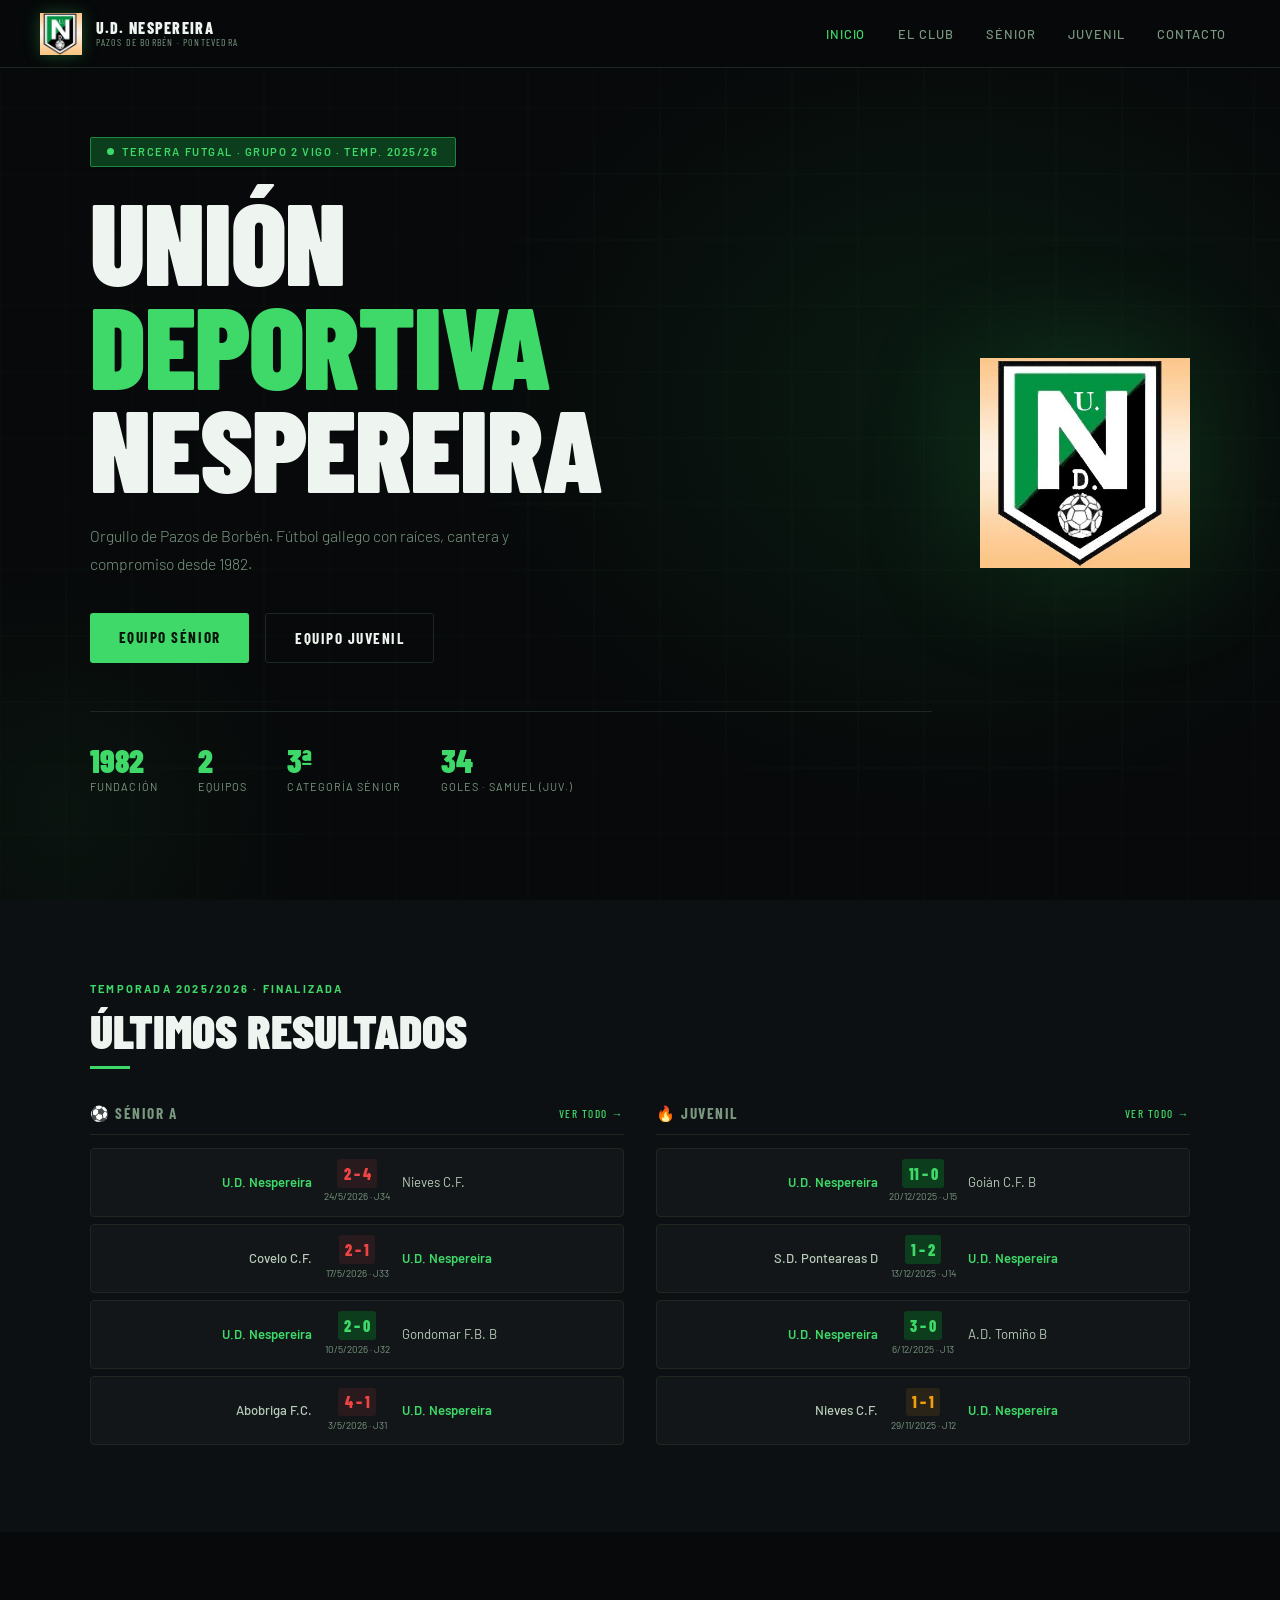
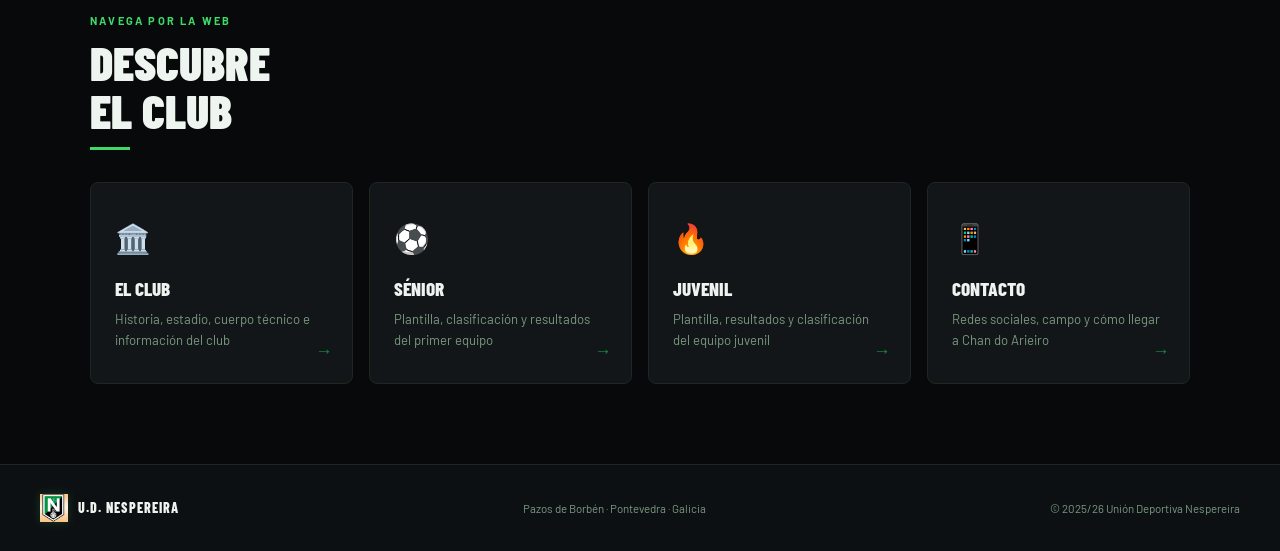
<file: index.html>
<!DOCTYPE html>
<html lang="es">
<head>
<meta charset="UTF-8">
<meta name="viewport" content="width=device-width, initial-scale=1.0">
<title>U.D. Nespereira – Inicio</title>
<link rel="preconnect" href="https://fonts.googleapis.com">
<link href="https://fonts.googleapis.com/css2?family=Barlow+Condensed:wght@400;600;700;800;900&family=Barlow:wght@300;400;500&display=swap" rel="stylesheet">
<link rel="stylesheet" href="css/style.css">
<style>
  /* ── HERO ── */
  #hero {
    min-height: 100vh; display: flex; align-items: center;
    padding: 6rem 2.5rem 4rem; position: relative; overflow: hidden;
  }
  .hero-bg {
    position: absolute; inset: 0;
    background:
      radial-gradient(ellipse 55% 65% at 75% 45%, rgba(26,136,64,.14) 0%, transparent 70%),
      radial-gradient(ellipse 35% 50% at 5% 90%, rgba(62,217,104,.05) 0%, transparent 55%);
  }
  .hero-grid {
    position: absolute; inset: 0; opacity: .035;
    background-image:
      repeating-linear-gradient(0deg, #3ed968 0, transparent 1px, transparent 65px, #3ed968 66px),
      repeating-linear-gradient(90deg, #3ed968 0, transparent 1px, transparent 65px, #3ed968 66px);
  }
  .hero-inner {
    position: relative; max-width: 1100px; margin: 0 auto; width: 100%;
    display: grid; grid-template-columns: 1fr auto; align-items: center; gap: 3rem;
  }
  .hero-tag {
    display: inline-flex; align-items: center; gap: .5rem;
    background: var(--green-dim); border: 1px solid var(--green-mid);
    padding: .3rem 1rem; border-radius: 2px;
    font-size: .7rem; font-weight: 600; letter-spacing: .14em; text-transform: uppercase;
    color: var(--green); margin-bottom: 1.4rem;
  }
  .hero-tag::before {
    content: ''; width: 7px; height: 7px; background: var(--green);
    border-radius: 50%; animation: blink 1.6s infinite;
  }
  @keyframes blink { 0%,100%{opacity:1}50%{opacity:.25} }
  h1.hero-title {
    font-family: 'Barlow Condensed', sans-serif; font-weight: 900;
    text-transform: uppercase; font-size: clamp(3rem, 9vw, 7.5rem);
    line-height: .9; color: var(--white); letter-spacing: -.01em; margin-bottom: 1.4rem;
  }
  h1.hero-title .g { color: var(--green); }
  .hero-sub {
    max-width: 430px; font-size: .98rem; color: var(--muted);
    font-weight: 300; margin-bottom: 2.2rem; line-height: 1.75;
  }
  .hero-actions { display: flex; gap: 1rem; flex-wrap: wrap; margin-bottom: 3rem; }
  .hero-stats {
    display: flex; gap: 2.5rem; padding-top: 2rem;
    border-top: 1px solid var(--border); flex-wrap: wrap;
  }
  .hero-stat-num {
    font-family: 'Barlow Condensed', sans-serif; font-weight: 900;
    font-size: 2rem; color: var(--green); line-height: 1;
  }
  .hero-stat-label { font-size: .68rem; color: var(--muted); text-transform: uppercase; letter-spacing: .1em; margin-top: .15rem; }
  .hero-escudo img {
    width: min(210px, 26vw);
    filter: drop-shadow(0 0 50px rgba(62,217,104,.22)) drop-shadow(0 6px 24px rgba(0,0,0,.7));
    animation: float 4s ease-in-out infinite;
  }
  @keyframes float { 0%,100%{transform:translateY(0)}50%{transform:translateY(-10px)} }

  /* ── ÚLTIMOS RESULTADOS ── */
  #ultimos { background: var(--surface); }
  .results-row { display: grid; grid-template-columns: 1fr 1fr; gap: 2rem; }
  .results-col h3 {
    font-family: 'Barlow Condensed', sans-serif; font-weight: 700; font-size: .95rem;
    text-transform: uppercase; color: var(--muted); letter-spacing: .1em;
    margin-bottom: .8rem; padding-bottom: .5rem; border-bottom: 1px solid var(--border);
    display: flex; justify-content: space-between; align-items: center;
  }
  .results-col h3 a { font-size: .7rem; color: var(--green); text-decoration: none; font-weight: 500; }
  .results-col h3 a:hover { text-decoration: underline; }

  /* ── QUICK LINKS ── */
  #quick { }
  .quick-grid { display: grid; grid-template-columns: repeat(auto-fit, minmax(220px, 1fr)); gap: 1rem; margin-top: 1.5rem; }
  .quick-card {
    background: var(--card); border: 1px solid var(--border); border-radius: 8px;
    padding: 2rem 1.5rem; text-decoration: none; color: var(--text);
    transition: border-color .2s, transform .2s; position: relative; overflow: hidden;
  }
  .quick-card:hover { border-color: var(--green-mid); transform: translateY(-3px); }
  .quick-card::after {
    content: ''; position: absolute; top: 0; left: 0; right: 0; height: 3px;
    background: var(--green); transform: scaleX(0); transform-origin: left; transition: transform .3s;
  }
  .quick-card:hover::after { transform: scaleX(1); }
  .quick-icon { font-size: 1.8rem; margin-bottom: .8rem; }
  .quick-title { font-family: 'Barlow Condensed', sans-serif; font-weight: 800; font-size: 1.2rem; color: var(--white); text-transform: uppercase; margin-bottom: .3rem; }
  .quick-desc { font-size: .82rem; color: var(--muted); }
  .quick-arrow { position: absolute; bottom: 1.2rem; right: 1.2rem; color: var(--green-mid); font-size: 1.1rem; transition: transform .2s; }
  .quick-card:hover .quick-arrow { transform: translateX(4px); }

  @media(max-width:900px){
    .hero-inner{grid-template-columns:1fr}
    .hero-escudo{display:none}
    .results-row{grid-template-columns:1fr}
    #hero{padding:5rem 1.2rem 3rem}
  }
</style>
</head>
<body>
<div id="nav-root"></div>

<main>
  <!-- HERO -->
  <section id="hero">
    <div class="hero-bg"></div>
    <div class="hero-grid"></div>
    <div class="hero-inner">
      <div>
        <div class="hero-tag">Tercera Futgal · Grupo 2 Vigo · Temp. 2025/26</div>
        <h1 class="hero-title">Unión<br><span class="g">Deportiva</span><br>Nespereira</h1>
        <p class="hero-sub">Orgullo de Pazos de Borbén. Fútbol gallego con raíces, cantera y compromiso desde 1982.</p>
        <div class="hero-actions">
          <a href="senior.html" class="btn-primary">Equipo Sénior</a>
          <a href="juvenil.html" class="btn-outline">Equipo Juvenil</a>
        </div>
        <div class="hero-stats">
          <div><div class="hero-stat-num">1982</div><div class="hero-stat-label">Fundación</div></div>
          <div><div class="hero-stat-num">2</div><div class="hero-stat-label">Equipos</div></div>
          <div><div class="hero-stat-num">3ª</div><div class="hero-stat-label">Categoría sénior</div></div>
          <div><div class="hero-stat-num">34</div><div class="hero-stat-label">Goles · Samuel (Juv.)</div></div>
        </div>
      </div>
      <div class="hero-escudo">
        <img src="assets/logo.jpg" alt="Escudo U.D. Nespereira">
      </div>
    </div>
  </section>

  <!-- ÚLTIMOS RESULTADOS -->
  <section id="ultimos">
    <div class="section-inner">
      <p class="section-tag">Temporada 2025/2026 · Finalizada</p>
      <h2 class="section-title">Últimos Resultados</h2>
      <div class="section-divider"></div>
      <div class="results-row">
        <div class="results-col">
          <h3>⚽ Sénior A <a href="senior.html">Ver todo →</a></h3>
          <div class="result-item loss">
            <div class="result-home nes">U.D. Nespereira</div>
            <div class="result-score-wrap"><div class="result-score">2 – 4</div><div class="result-date">24/5/2026 · J34</div></div>
            <div class="result-away">Nieves C.F.</div>
          </div>
          <div class="result-item loss">
            <div class="result-home">Covelo C.F.</div>
            <div class="result-score-wrap"><div class="result-score">2 – 1</div><div class="result-date">17/5/2026 · J33</div></div>
            <div class="result-away nes">U.D. Nespereira</div>
          </div>
          <div class="result-item win">
            <div class="result-home nes">U.D. Nespereira</div>
            <div class="result-score-wrap"><div class="result-score">2 – 0</div><div class="result-date">10/5/2026 · J32</div></div>
            <div class="result-away">Gondomar F.B. B</div>
          </div>
          <div class="result-item loss">
            <div class="result-home">Abobriga F.C.</div>
            <div class="result-score-wrap"><div class="result-score">4 – 1</div><div class="result-date">3/5/2026 · J31</div></div>
            <div class="result-away nes">U.D. Nespereira</div>
          </div>
        </div>
        <div class="results-col">
          <h3>🔥 Juvenil <a href="juvenil.html">Ver todo →</a></h3>
          <div class="result-item win">
            <div class="result-home nes">U.D. Nespereira</div>
            <div class="result-score-wrap"><div class="result-score">11 – 0</div><div class="result-date">20/12/2025 · J15</div></div>
            <div class="result-away">Goián C.F. B</div>
          </div>
          <div class="result-item win">
            <div class="result-home">S.D. Ponteareas D</div>
            <div class="result-score-wrap"><div class="result-score">1 – 2</div><div class="result-date">13/12/2025 · J14</div></div>
            <div class="result-away nes">U.D. Nespereira</div>
          </div>
          <div class="result-item win">
            <div class="result-home nes">U.D. Nespereira</div>
            <div class="result-score-wrap"><div class="result-score">3 – 0</div><div class="result-date">6/12/2025 · J13</div></div>
            <div class="result-away">A.D. Tomiño B</div>
          </div>
          <div class="result-item draw">
            <div class="result-home">Nieves C.F.</div>
            <div class="result-score-wrap"><div class="result-score">1 – 1</div><div class="result-date">29/11/2025 · J12</div></div>
            <div class="result-away nes">U.D. Nespereira</div>
          </div>
        </div>
      </div>
    </div>
  </section>

  <!-- QUICK LINKS -->
  <section id="quick">
    <div class="section-inner">
      <p class="section-tag">Navega por la web</p>
      <h2 class="section-title">Descubre<br>el Club</h2>
      <div class="section-divider"></div>
      <div class="quick-grid">
        <a href="club.html" class="quick-card">
          <div class="quick-icon">🏛️</div>
          <div class="quick-title">El Club</div>
          <div class="quick-desc">Historia, estadio, cuerpo técnico e información del club</div>
          <div class="quick-arrow">→</div>
        </a>
        <a href="senior.html" class="quick-card">
          <div class="quick-icon">⚽</div>
          <div class="quick-title">Sénior</div>
          <div class="quick-desc">Plantilla, clasificación y resultados del primer equipo</div>
          <div class="quick-arrow">→</div>
        </a>
        <a href="juvenil.html" class="quick-card">
          <div class="quick-icon">🔥</div>
          <div class="quick-title">Juvenil</div>
          <div class="quick-desc">Plantilla, resultados y clasificación del equipo juvenil</div>
          <div class="quick-arrow">→</div>
        </a>
        <a href="contacto.html" class="quick-card">
          <div class="quick-icon">📱</div>
          <div class="quick-title">Contacto</div>
          <div class="quick-desc">Redes sociales, campo y cómo llegar a Chan do Arieiro</div>
          <div class="quick-arrow">→</div>
        </a>
      </div>
    </div>
  </section>
</main>

<footer>
  <a href="index.html" class="footer-logo"><img src="assets/logo.jpg" alt=""><span>U.D. Nespereira</span></a>
  <p>Pazos de Borbén · Pontevedra · Galicia</p>
  <p>© 2025/26 Unión Deportiva Nespereira</p>
</footer>

<script src="js/nav.js"></script>
</body>
</html>
</file>
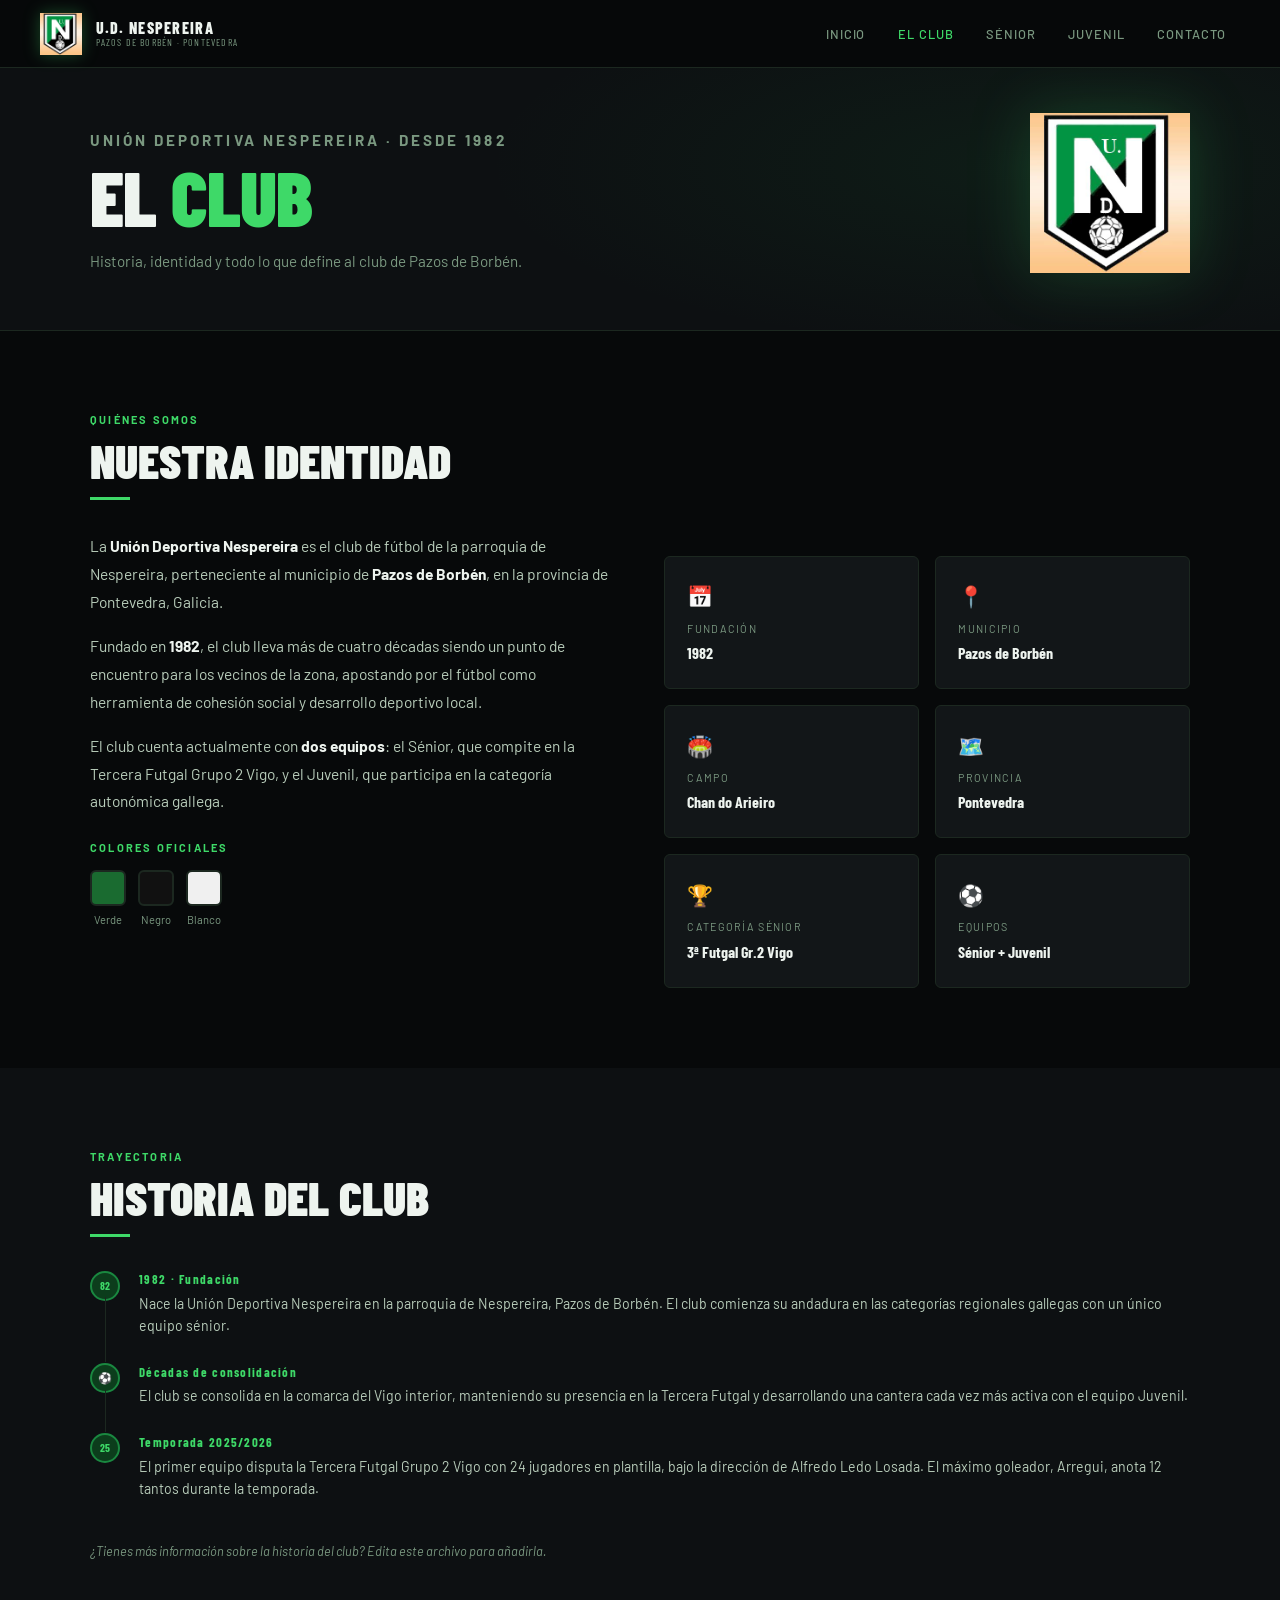
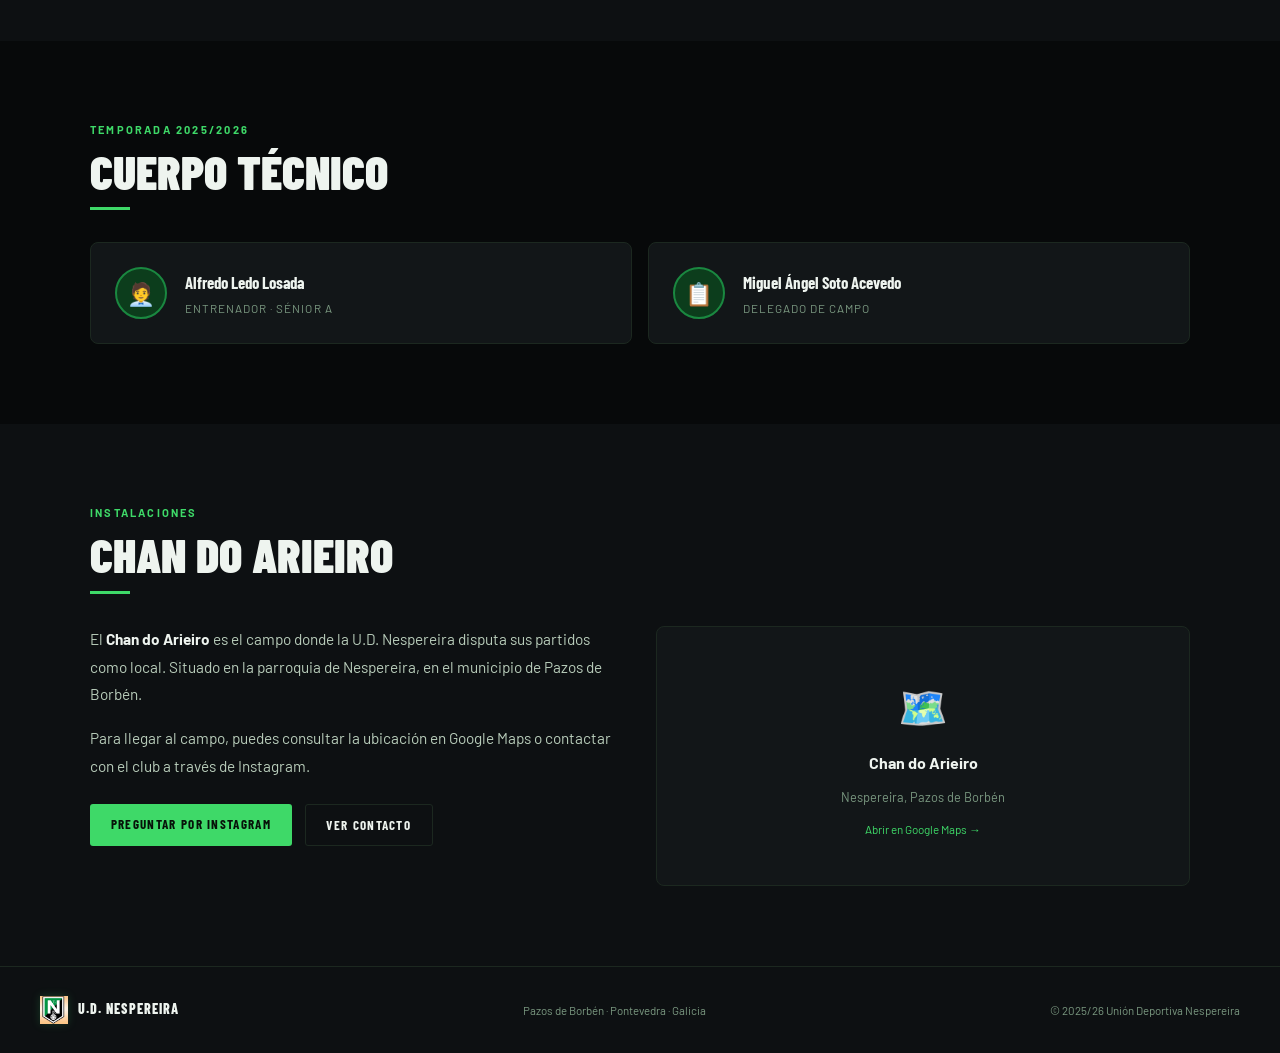
<file: club.html>
<!DOCTYPE html>
<html lang="es">
<head>
<meta charset="UTF-8">
<meta name="viewport" content="width=device-width, initial-scale=1.0">
<title>El Club – U.D. Nespereira</title>
<link rel="preconnect" href="https://fonts.googleapis.com">
<link href="https://fonts.googleapis.com/css2?family=Barlow+Condensed:wght@400;600;700;800;900&family=Barlow:wght@300;400;500&display=swap" rel="stylesheet">
<link rel="stylesheet" href="css/style.css">
<style>
  .club-hero-grid { display: grid; grid-template-columns: 1fr auto; align-items: center; gap: 3rem; }
  .club-hero-grid img { width: 160px; filter: drop-shadow(0 0 30px rgba(62,217,104,.2)); }
  .info-grid { display: grid; grid-template-columns: repeat(auto-fit, minmax(200px,1fr)); gap: 1rem; margin-top: 1.5rem; }
  .staff-grid { display: grid; grid-template-columns: repeat(auto-fit, minmax(240px,1fr)); gap: 1rem; margin-top: 1.5rem; }
  .staff-card {
    background: var(--card); border: 1px solid var(--border); border-radius: 8px;
    padding: 1.5rem; display: flex; align-items: center; gap: 1.1rem;
  }
  .staff-avatar {
    width: 52px; height: 52px; border-radius: 50%;
    background: var(--green-dim); border: 2px solid var(--green-mid);
    display: flex; align-items: center; justify-content: center;
    font-size: 1.4rem; flex-shrink: 0;
  }
  .staff-name { font-family: 'Barlow Condensed', sans-serif; font-weight: 700; font-size: 1.05rem; color: var(--white); }
  .staff-role { font-size: .73rem; color: var(--muted); text-transform: uppercase; letter-spacing: .09em; margin-top: .15rem; }
  .colores-demo { display: flex; gap: .75rem; margin-top: .8rem; }
  .color-swatch { width: 36px; height: 36px; border-radius: 6px; border: 2px solid var(--border); }
  .timeline { margin-top: 1.5rem; }
  .timeline-item { display: flex; gap: 1.2rem; padding-bottom: 1.5rem; position: relative; }
  .timeline-item:not(:last-child)::before {
    content: ''; position: absolute; left: 15px; top: 28px; bottom: 0; width: 1px; background: var(--border);
  }
  .timeline-dot {
    width: 30px; height: 30px; border-radius: 50%; background: var(--green-dim);
    border: 2px solid var(--green-mid); display: flex; align-items: center;
    justify-content: center; font-size: .7rem; flex-shrink: 0; margin-top: .1rem;
    font-family: 'Barlow Condensed', sans-serif; font-weight: 700; color: var(--green);
  }
  .timeline-content { flex: 1; }
  .timeline-year { font-family: 'Barlow Condensed', sans-serif; font-weight: 700; font-size: .8rem; color: var(--green); letter-spacing: .1em; }
  .timeline-text { font-size: .88rem; color: var(--text); line-height: 1.6; margin-top: .2rem; }
  @media(max-width:900px){ .club-hero-grid{grid-template-columns:1fr} .club-hero-grid img{display:none} }
</style>
</head>
<body>
<div id="nav-root"></div>

<main>
  <div class="page-header">
    <div class="page-header-inner">
      <div class="club-hero-grid">
        <div>
          <p class="section-tag">Unión Deportiva Nespereira · Desde 1982</p>
          <h1>El <span>Club</span></h1>
          <p>Historia, identidad y todo lo que define al club de Pazos de Borbén.</p>
        </div>
        <img src="assets/logo.jpg" alt="Escudo U.D. Nespereira">
      </div>
    </div>
  </div>

  <!-- IDENTIDAD -->
  <section>
    <div class="section-inner">
      <p class="section-tag">Quiénes somos</p>
      <h2 class="section-title">Nuestra Identidad</h2>
      <div class="section-divider"></div>
      <div class="grid-2" style="align-items:start;gap:3rem">
        <div>
          <p style="margin-bottom:1rem;line-height:1.8;font-size:.97rem">La <strong style="color:var(--white)">Unión Deportiva Nespereira</strong> es el club de fútbol de la parroquia de Nespereira, perteneciente al municipio de <strong style="color:var(--white)">Pazos de Borbén</strong>, en la provincia de Pontevedra, Galicia.</p>
          <p style="margin-bottom:1rem;line-height:1.8;font-size:.97rem">Fundado en <strong style="color:var(--white)">1982</strong>, el club lleva más de cuatro décadas siendo un punto de encuentro para los vecinos de la zona, apostando por el fútbol como herramienta de cohesión social y desarrollo deportivo local.</p>
          <p style="line-height:1.8;font-size:.97rem">El club cuenta actualmente con <strong style="color:var(--white)">dos equipos</strong>: el Sénior, que compite en la Tercera Futgal Grupo 2 Vigo, y el Juvenil, que participa en la categoría autonómica gallega.</p>
          <div style="margin-top:1.5rem">
            <div class="section-tag" style="margin-bottom:.5rem">Colores oficiales</div>
            <div class="colores-demo">
              <div><div class="color-swatch" style="background:#1a6b30"></div><div style="font-size:.7rem;color:var(--muted);text-align:center;margin-top:.3rem">Verde</div></div>
              <div><div class="color-swatch" style="background:#111111"></div><div style="font-size:.7rem;color:var(--muted);text-align:center;margin-top:.3rem">Negro</div></div>
              <div><div class="color-swatch" style="background:#f0f0f0"></div><div style="font-size:.7rem;color:var(--muted);text-align:center;margin-top:.3rem">Blanco</div></div>
            </div>
          </div>
        </div>
        <div>
          <div class="info-grid" style="grid-template-columns:1fr 1fr">
            <div class="info-card"><div class="info-card-icon">📅</div><div class="info-card-label">Fundación</div><div class="info-card-value">1982</div></div>
            <div class="info-card"><div class="info-card-icon">📍</div><div class="info-card-label">Municipio</div><div class="info-card-value">Pazos de Borbén</div></div>
            <div class="info-card"><div class="info-card-icon">🏟️</div><div class="info-card-label">Campo</div><div class="info-card-value">Chan do Arieiro</div></div>
            <div class="info-card"><div class="info-card-icon">🗺️</div><div class="info-card-label">Provincia</div><div class="info-card-value">Pontevedra</div></div>
            <div class="info-card"><div class="info-card-icon">🏆</div><div class="info-card-label">Categoría Sénior</div><div class="info-card-value">3ª Futgal Gr.2 Vigo</div></div>
            <div class="info-card"><div class="info-card-icon">⚽</div><div class="info-card-label">Equipos</div><div class="info-card-value">Sénior + Juvenil</div></div>
          </div>
        </div>
      </div>
    </div>
  </section>

  <!-- HISTORIA -->
  <section class="bg-surface">
    <div class="section-inner">
      <p class="section-tag">Trayectoria</p>
      <h2 class="section-title">Historia del Club</h2>
      <div class="section-divider"></div>
      <div class="timeline">
        <div class="timeline-item">
          <div class="timeline-dot">82</div>
          <div class="timeline-content">
            <div class="timeline-year">1982 · Fundación</div>
            <div class="timeline-text">Nace la Unión Deportiva Nespereira en la parroquia de Nespereira, Pazos de Borbén. El club comienza su andadura en las categorías regionales gallegas con un único equipo sénior.</div>
          </div>
        </div>
        <div class="timeline-item">
          <div class="timeline-dot">⚽</div>
          <div class="timeline-content">
            <div class="timeline-year">Décadas de consolidación</div>
            <div class="timeline-text">El club se consolida en la comarca del Vigo interior, manteniendo su presencia en la Tercera Futgal y desarrollando una cantera cada vez más activa con el equipo Juvenil.</div>
          </div>
        </div>
        <div class="timeline-item">
          <div class="timeline-dot">25</div>
          <div class="timeline-content">
            <div class="timeline-year">Temporada 2025/2026</div>
            <div class="timeline-text">El primer equipo disputa la Tercera Futgal Grupo 2 Vigo con 24 jugadores en plantilla, bajo la dirección de Alfredo Ledo Losada. El máximo goleador, Arregui, anota 12 tantos durante la temporada.</div>
          </div>
        </div>
      </div>
      <p style="font-size:.8rem;color:var(--muted);margin-top:1rem;font-style:italic">¿Tienes más información sobre la historia del club? Edita este archivo para añadirla.</p>
    </div>
  </section>

  <!-- CUERPO TÉCNICO -->
  <section>
    <div class="section-inner">
      <p class="section-tag">Temporada 2025/2026</p>
      <h2 class="section-title">Cuerpo Técnico</h2>
      <div class="section-divider"></div>
      <div class="staff-grid">
        <div class="staff-card">
          <div class="staff-avatar">🧑‍💼</div>
          <div>
            <div class="staff-name">Alfredo Ledo Losada</div>
            <div class="staff-role">Entrenador · Sénior A</div>
          </div>
        </div>
        <div class="staff-card">
          <div class="staff-avatar">📋</div>
          <div>
            <div class="staff-name">Miguel Ángel Soto Acevedo</div>
            <div class="staff-role">Delegado de Campo</div>
          </div>
        </div>
      </div>
    </div>
  </section>

  <!-- ESTADIO -->
  <section class="bg-surface">
    <div class="section-inner">
      <p class="section-tag">Instalaciones</p>
      <h2 class="section-title">Chan do Arieiro</h2>
      <div class="section-divider"></div>
      <div class="grid-2" style="align-items:start;gap:2rem">
        <div>
          <p style="line-height:1.8;font-size:.96rem;margin-bottom:1rem">El <strong style="color:var(--white)">Chan do Arieiro</strong> es el campo donde la U.D. Nespereira disputa sus partidos como local. Situado en la parroquia de Nespereira, en el municipio de Pazos de Borbén.</p>
          <p style="line-height:1.8;font-size:.96rem">Para llegar al campo, puedes consultar la ubicación en Google Maps o contactar con el club a través de Instagram.</p>
          <div style="margin-top:1.5rem;display:flex;gap:.8rem;flex-wrap:wrap">
            <a href="https://www.instagram.com/u.d_nespereira/" target="_blank" class="btn-primary" style="font-size:.82rem;padding:.6rem 1.3rem">Preguntar por Instagram</a>
            <a href="contacto.html" class="btn-outline" style="font-size:.82rem;padding:.6rem 1.3rem">Ver Contacto</a>
          </div>
        </div>
        <a href="https://maps.google.com/?q=Chan+do+Arieiro+Pazos+de+Borben+Pontevedra" target="_blank" class="map-placeholder">
          <div class="map-icon">🗺️</div>
          <strong>Chan do Arieiro</strong>
          <span style="font-size:.8rem">Nespereira, Pazos de Borbén</span>
          <span style="font-size:.73rem;color:var(--green)">Abrir en Google Maps →</span>
        </a>
      </div>
    </div>
  </section>
</main>

<footer>
  <a href="index.html" class="footer-logo"><img src="assets/logo.jpg" alt=""><span>U.D. Nespereira</span></a>
  <p>Pazos de Borbén · Pontevedra · Galicia</p>
  <p>© 2025/26 Unión Deportiva Nespereira</p>
</footer>

<script src="js/nav.js"></script>
</body>
</html>
</file>
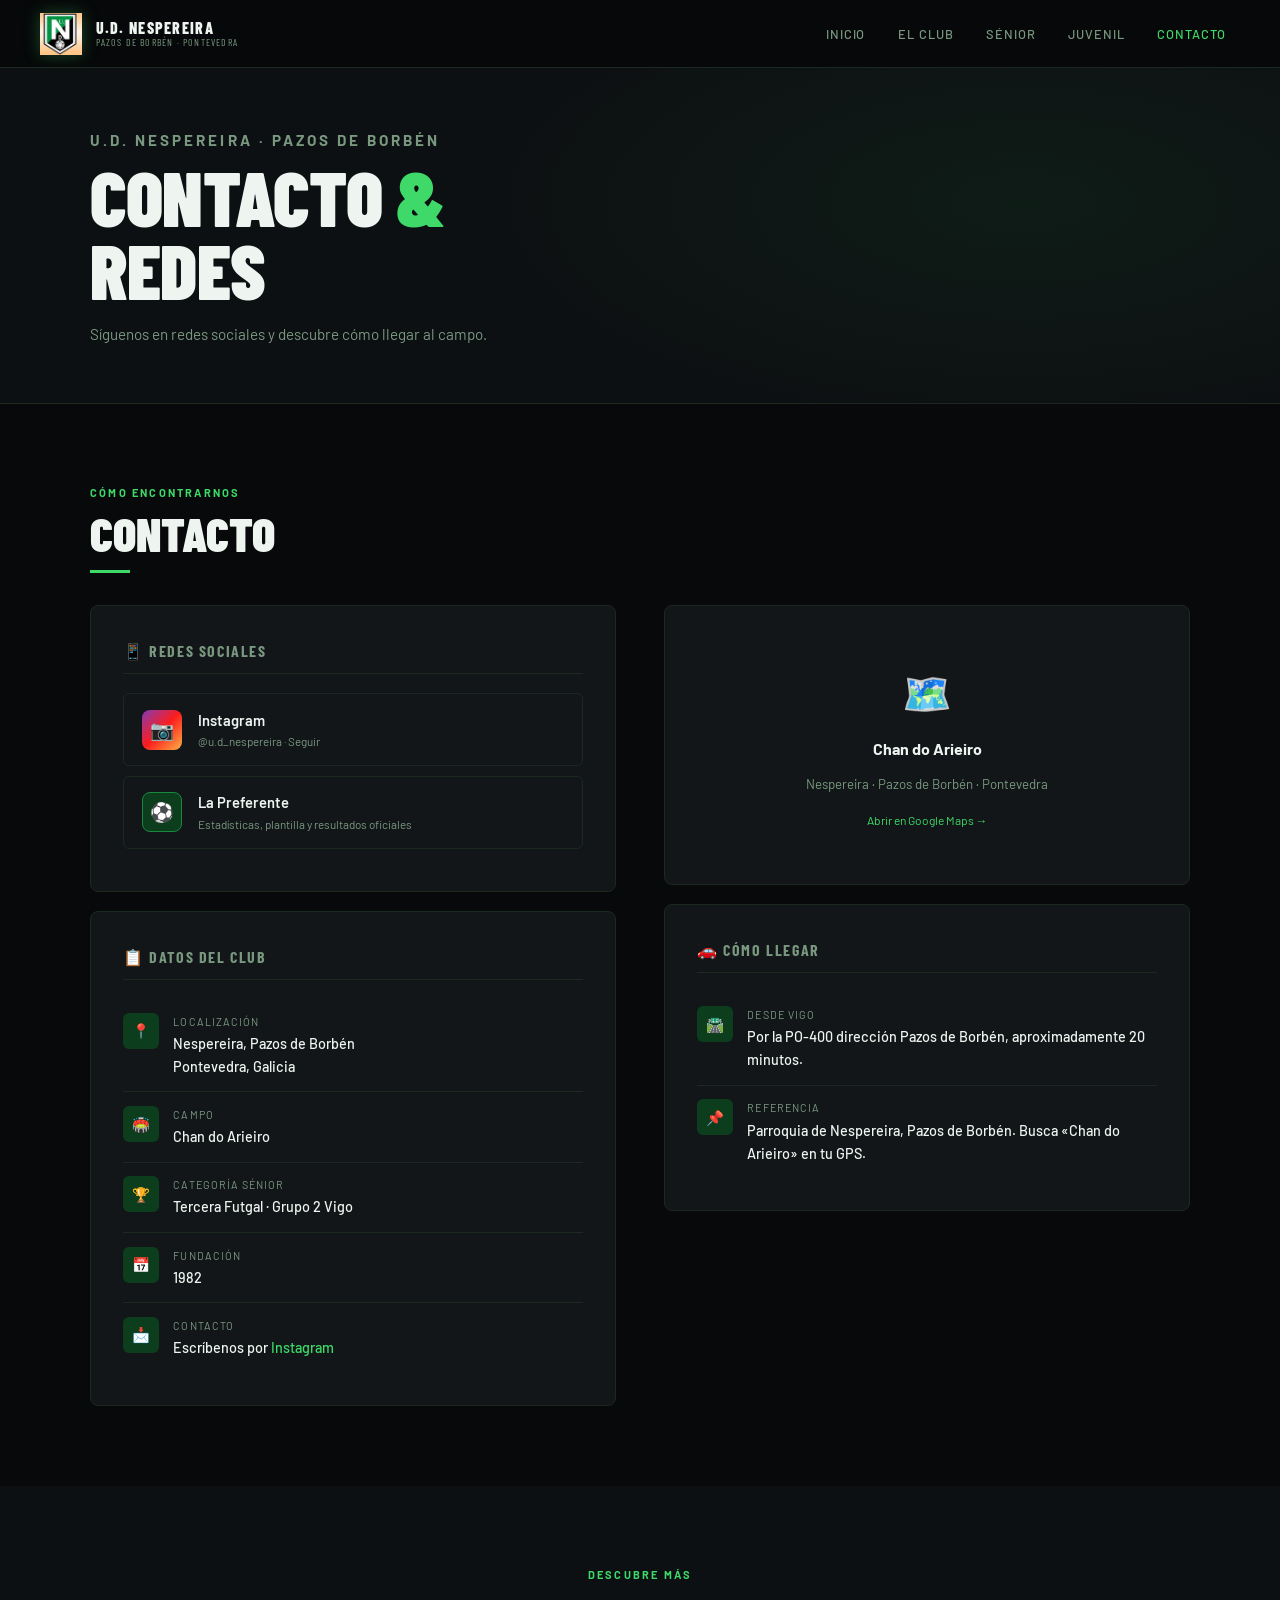
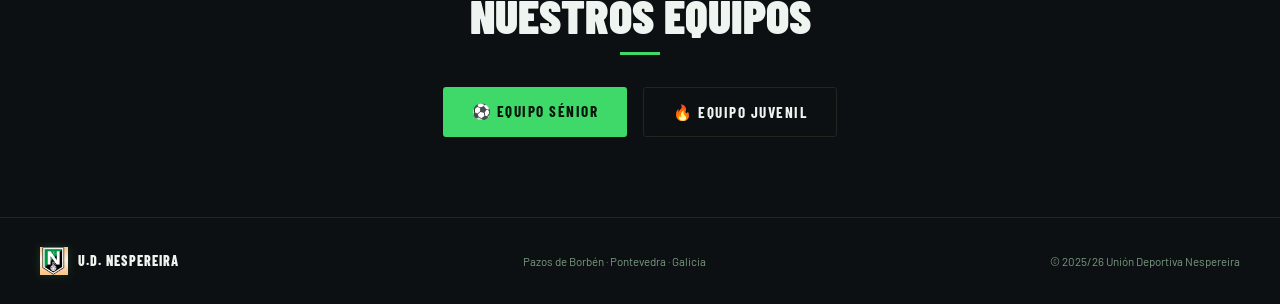
<file: contacto.html>
<!DOCTYPE html>
<html lang="es">
<head>
<meta charset="UTF-8">
<meta name="viewport" content="width=device-width, initial-scale=1.0">
<title>Contacto – U.D. Nespereira</title>
<link rel="preconnect" href="https://fonts.googleapis.com">
<link href="https://fonts.googleapis.com/css2?family=Barlow+Condensed:wght@400;600;700;800;900&family=Barlow:wght@300;400;500&display=swap" rel="stylesheet">
<link rel="stylesheet" href="css/style.css">
<style>
  .contacto-layout { display: grid; grid-template-columns: 1fr 1fr; gap: 3rem; align-items: start; }
  .contact-block { background: var(--card); border: 1px solid var(--border); border-radius: 8px; padding: 2rem; }
  .contact-block h3 { font-family: 'Barlow Condensed', sans-serif; font-weight: 700; font-size: 1rem; text-transform: uppercase; color: var(--muted); letter-spacing: .1em; margin-bottom: 1.2rem; padding-bottom: .6rem; border-bottom: 1px solid var(--border); }
  .contact-row { display: flex; align-items: flex-start; gap: .9rem; padding: .85rem 0; border-bottom: 1px solid var(--border); }
  .contact-row:last-child { border-bottom: none; }
  .contact-icon { width: 36px; height: 36px; background: var(--green-dim); border-radius: 6px; display: flex; align-items: center; justify-content: center; font-size: .9rem; flex-shrink: 0; }
  .contact-label { font-size: .67rem; text-transform: uppercase; letter-spacing: .1em; color: var(--muted); }
  .contact-value { font-size: .9rem; color: var(--white); font-weight: 500; margin-top: .12rem; }
  .contact-value a { color: var(--green); text-decoration: none; }
  .contact-value a:hover { text-decoration: underline; }
  @media(max-width:900px){ .contacto-layout{grid-template-columns:1fr} }
</style>
</head>
<body>
<div id="nav-root"></div>

<main>
  <div class="page-header">
    <div class="page-header-inner">
      <p class="section-tag">U.D. Nespereira · Pazos de Borbén</p>
      <h1>Contacto <span>&</span><br>Redes</h1>
      <p>Síguenos en redes sociales y descubre cómo llegar al campo.</p>
    </div>
  </div>

  <!-- CONTACTO PRINCIPAL -->
  <section>
    <div class="section-inner">
      <p class="section-tag">Cómo encontrarnos</p>
      <h2 class="section-title">Contacto</h2>
      <div class="section-divider"></div>

      <div class="contacto-layout">
        <!-- REDES Y DATOS -->
        <div>
          <div class="contact-block" style="margin-bottom:1.2rem">
            <h3>📱 Redes Sociales</h3>
            <a href="https://www.instagram.com/u.d_nespereira/" target="_blank" class="social-link">
              <div class="social-icon si-ig">📷</div>
              <div><div class="social-name">Instagram</div><div class="social-handle">@u.d_nespereira · Seguir</div></div>
            </a>
            <a href="https://www.lapreferente.com/E16517/ud-nespereira" target="_blank" class="social-link">
              <div class="social-icon si-lp">⚽</div>
              <div><div class="social-name">La Preferente</div><div class="social-handle">Estadísticas, plantilla y resultados oficiales</div></div>
            </a>
          </div>

          <div class="contact-block">
            <h3>📋 Datos del Club</h3>
            <div class="contact-row">
              <div class="contact-icon">📍</div>
              <div>
                <div class="contact-label">Localización</div>
                <div class="contact-value">Nespereira, Pazos de Borbén<br>Pontevedra, Galicia</div>
              </div>
            </div>
            <div class="contact-row">
              <div class="contact-icon">🏟️</div>
              <div>
                <div class="contact-label">Campo</div>
                <div class="contact-value">Chan do Arieiro</div>
              </div>
            </div>
            <div class="contact-row">
              <div class="contact-icon">🏆</div>
              <div>
                <div class="contact-label">Categoría Sénior</div>
                <div class="contact-value">Tercera Futgal · Grupo 2 Vigo</div>
              </div>
            </div>
            <div class="contact-row">
              <div class="contact-icon">📅</div>
              <div>
                <div class="contact-label">Fundación</div>
                <div class="contact-value">1982</div>
              </div>
            </div>
            <div class="contact-row">
              <div class="contact-icon">📩</div>
              <div>
                <div class="contact-label">Contacto</div>
                <div class="contact-value">Escríbenos por <a href="https://www.instagram.com/u.d_nespereira/" target="_blank">Instagram</a></div>
              </div>
            </div>
          </div>
        </div>

        <!-- MAPA + CÓMO LLEGAR -->
        <div>
          <a href="https://maps.google.com/?q=Nespereira+Pazos+de+Borben+Pontevedra" target="_blank" class="map-placeholder" style="height:280px;margin-bottom:1.2rem">
            <div class="map-icon">🗺️</div>
            <strong>Chan do Arieiro</strong>
            <span style="font-size:.83rem">Nespereira · Pazos de Borbén · Pontevedra</span>
            <span style="font-size:.75rem;color:var(--green);margin-top:.25rem">Abrir en Google Maps →</span>
          </a>

          <div class="contact-block">
            <h3>🚗 Cómo llegar</h3>
            <div class="contact-row">
              <div class="contact-icon">🛣️</div>
              <div>
                <div class="contact-label">Desde Vigo</div>
                <div class="contact-value">Por la PO-400 dirección Pazos de Borbén, aproximadamente 20 minutos.</div>
              </div>
            </div>
            <div class="contact-row">
              <div class="contact-icon">📌</div>
              <div>
                <div class="contact-label">Referencia</div>
                <div class="contact-value">Parroquia de Nespereira, Pazos de Borbén. Busca «Chan do Arieiro» en tu GPS.</div>
              </div>
            </div>
          </div>
        </div>
      </div>
    </div>
  </section>

  <!-- CTA EQUIPOS -->
  <section class="bg-surface">
    <div class="section-inner" style="text-align:center">
      <p class="section-tag" style="text-align:center">Descubre más</p>
      <h2 class="section-title" style="text-align:center">Nuestros Equipos</h2>
      <div class="section-divider" style="margin:0 auto 2rem"></div>
      <div style="display:flex;gap:1rem;justify-content:center;flex-wrap:wrap">
        <a href="senior.html" class="btn-primary">⚽ Equipo Sénior</a>
        <a href="juvenil.html" class="btn-outline">🔥 Equipo Juvenil</a>
      </div>
    </div>
  </section>
</main>

<footer>
  <a href="index.html" class="footer-logo"><img src="assets/logo.jpg" alt=""><span>U.D. Nespereira</span></a>
  <p>Pazos de Borbén · Pontevedra · Galicia</p>
  <p>© 2025/26 Unión Deportiva Nespereira</p>
</footer>

<script src="js/nav.js"></script>
</body>
</html>
</file>
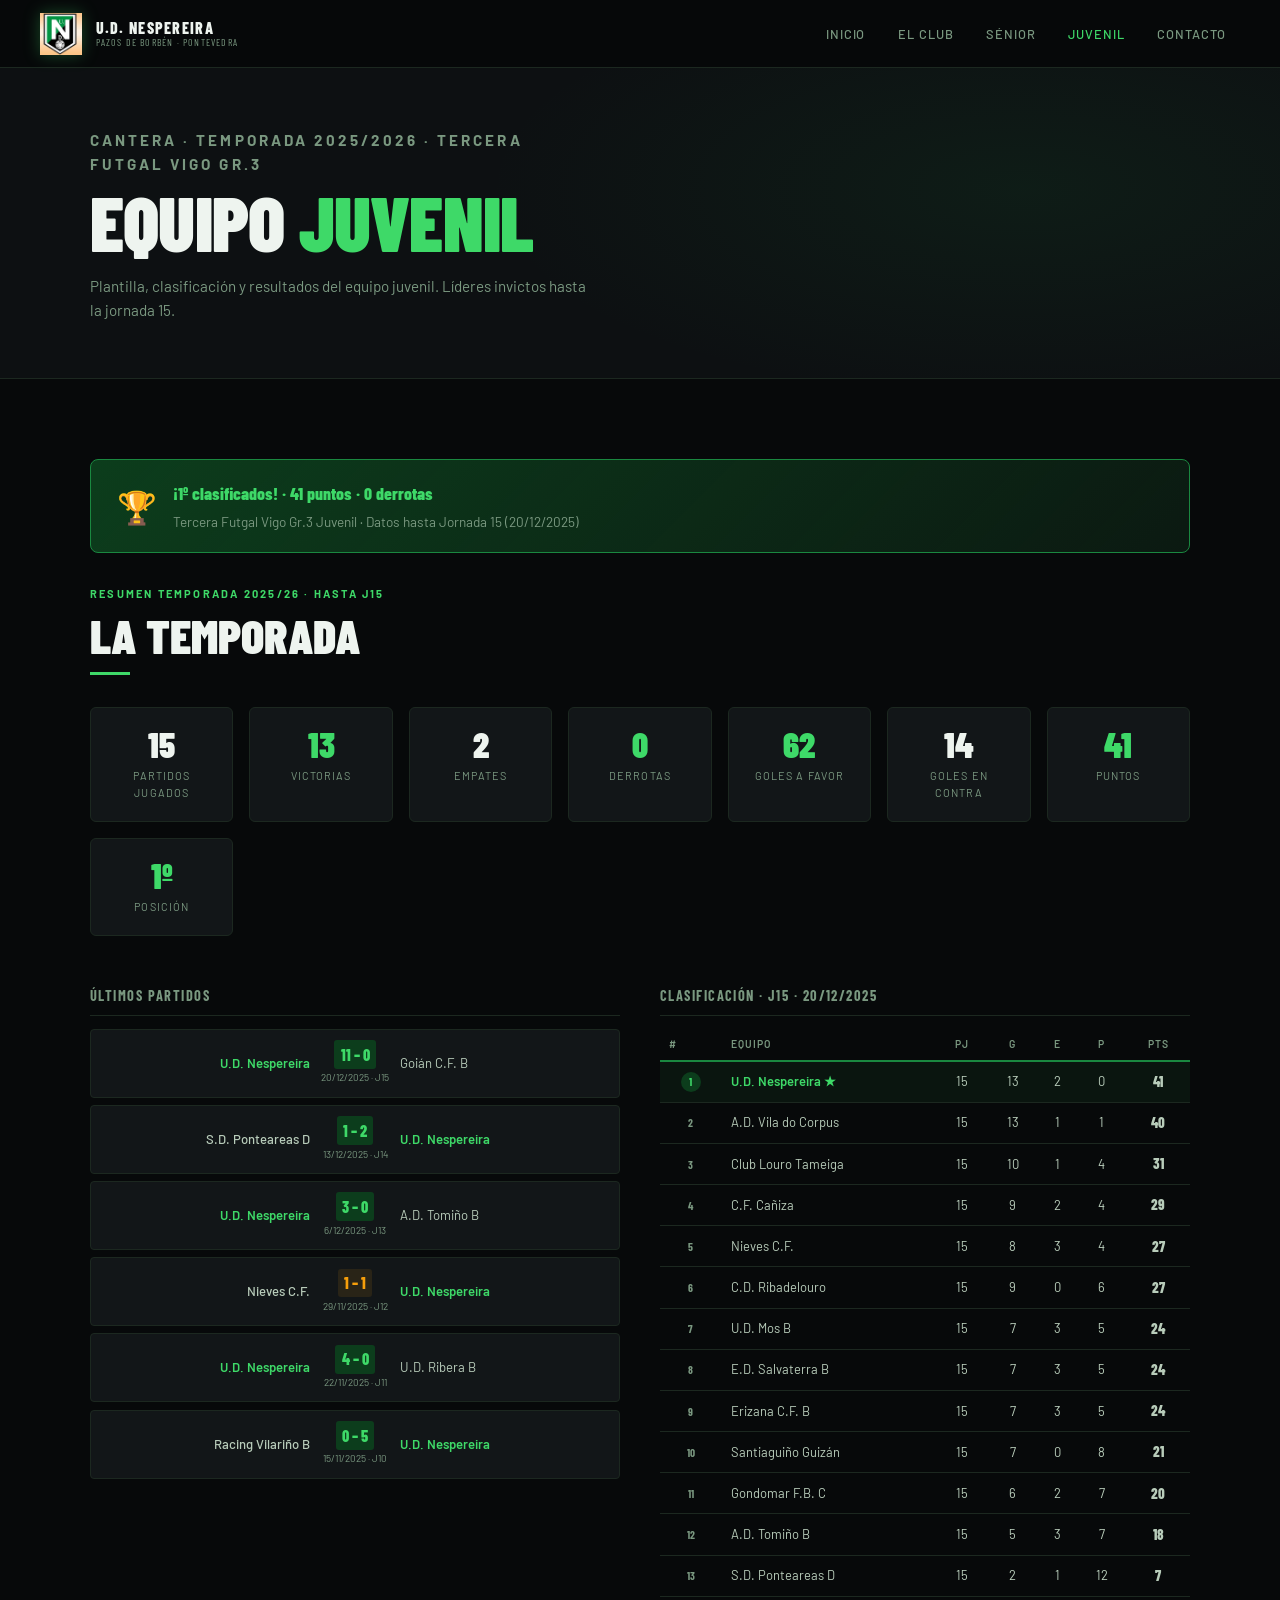
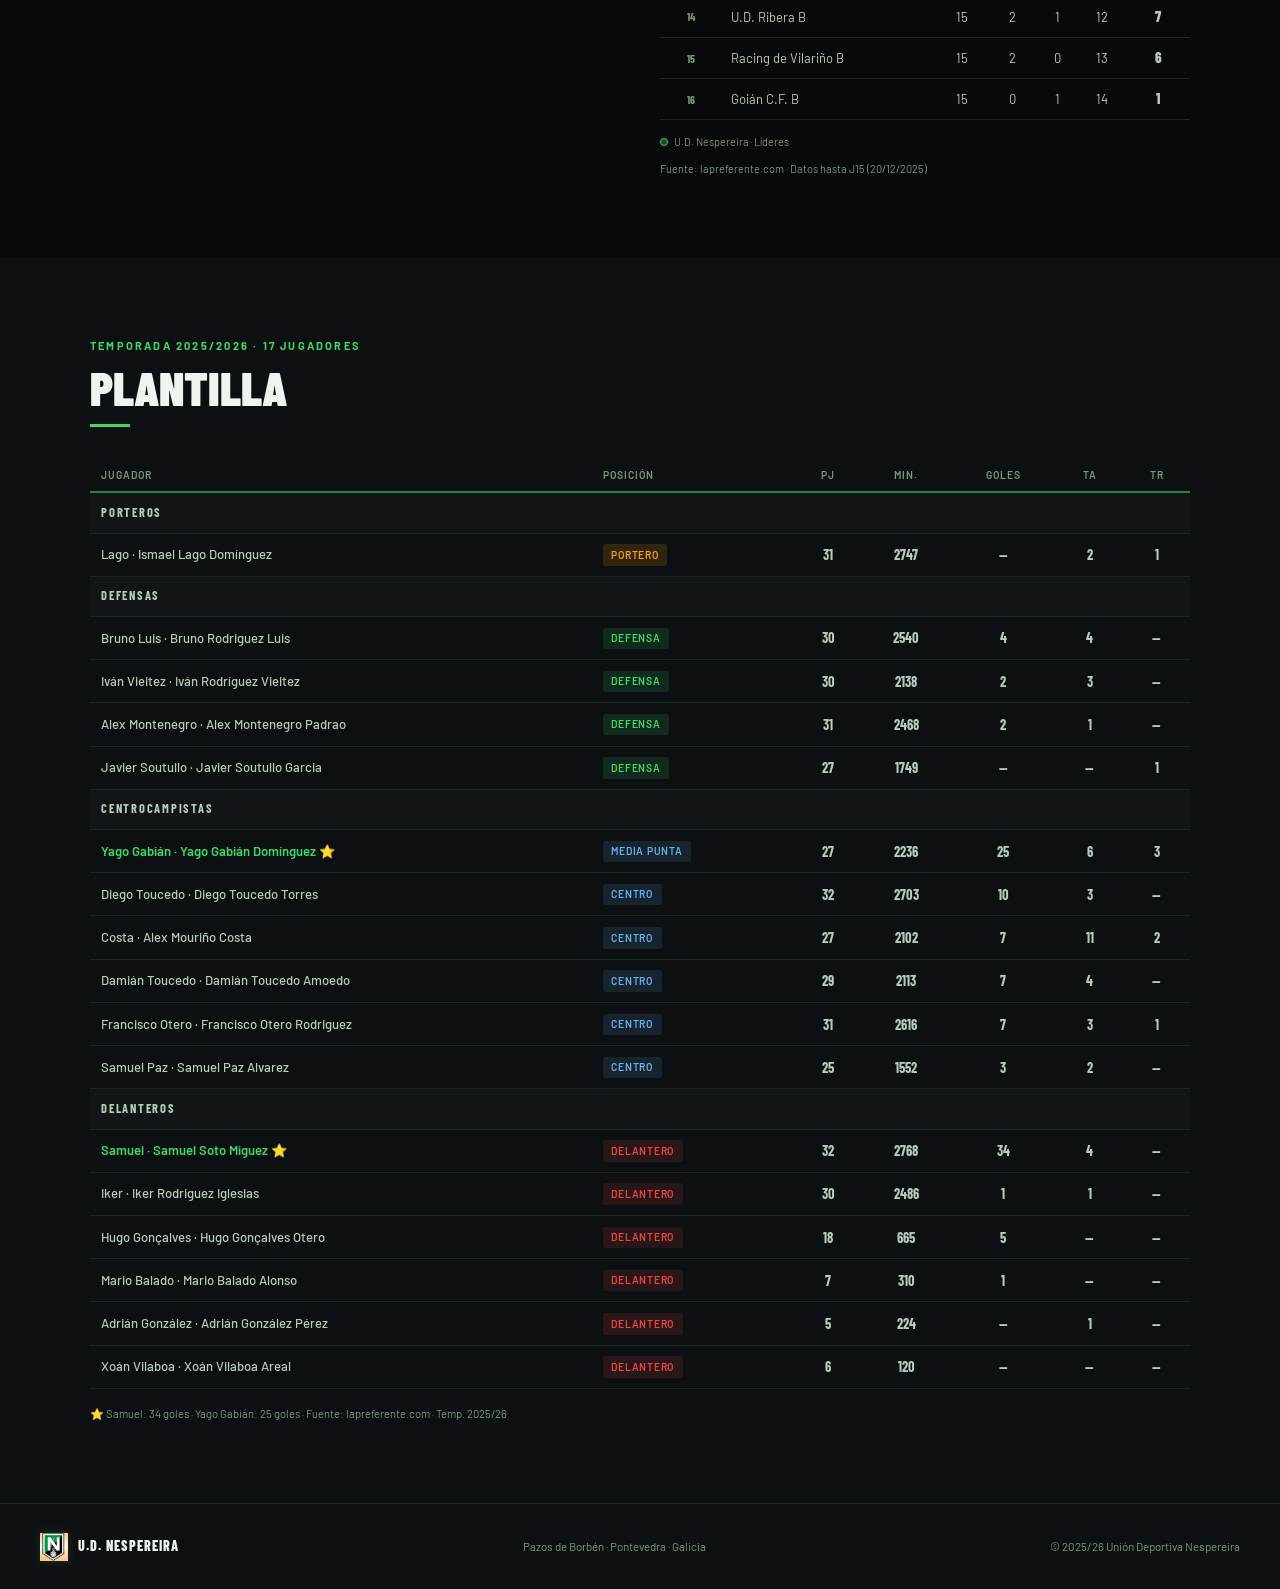
<file: juvenil.html>
<!DOCTYPE html>
<html lang="es">
<head>
<meta charset="UTF-8">
<meta name="viewport" content="width=device-width, initial-scale=1.0">
<title>Juvenil – U.D. Nespereira</title>
<link rel="preconnect" href="https://fonts.googleapis.com">
<link href="https://fonts.googleapis.com/css2?family=Barlow+Condensed:wght@400;600;700;800;900&family=Barlow:wght@300;400;500&display=swap" rel="stylesheet">
<link rel="stylesheet" href="css/style.css">
<style>
  .season-summary { display: grid; grid-template-columns: repeat(auto-fit, minmax(130px,1fr)); gap: 1rem; margin-bottom: 3rem; }
  .summary-card { background: var(--card); border: 1px solid var(--border); border-radius: 6px; padding: 1.2rem; text-align: center; }
  .summary-num { font-family: 'Barlow Condensed', sans-serif; font-weight: 900; font-size: 2.2rem; line-height: 1; }
  .summary-num.green { color: var(--green); }
  .summary-num.red { color: var(--red); }
  .summary-num.white { color: var(--white); }
  .summary-label { font-size: .68rem; color: var(--muted); text-transform: uppercase; letter-spacing: .1em; margin-top: .3rem; }
  .lider-banner {
    background: linear-gradient(135deg, var(--green-dim), rgba(62,217,104,.08));
    border: 1px solid var(--green-mid); border-radius: 8px;
    padding: 1.2rem 1.6rem; margin-bottom: 2rem;
    display: flex; align-items: center; gap: 1rem;
  }
  .lider-icon { font-size: 2rem; }
  .lider-text strong { color: var(--green); font-family: 'Barlow Condensed', sans-serif; font-weight: 800; font-size: 1.1rem; display: block; }
  .lider-text span { font-size: .85rem; color: var(--muted); }
  .two-col { display: grid; grid-template-columns: 1fr 1fr; gap: 2.5rem; align-items: start; }
  .block-title { font-family: 'Barlow Condensed', sans-serif; font-weight: 700; font-size: .9rem; text-transform: uppercase; color: var(--muted); letter-spacing: .1em; margin-bottom: .8rem; padding-bottom: .5rem; border-bottom: 1px solid var(--border); }
  @media(max-width:900px){ .two-col{grid-template-columns:1fr} }
</style>
</head>
<body>
<div id="nav-root"></div>

<main>
  <div class="page-header">
    <div class="page-header-inner">
      <p class="section-tag">Cantera · Temporada 2025/2026 · Tercera Futgal Vigo Gr.3</p>
      <h1>Equipo <span>Juvenil</span></h1>
      <p>Plantilla, clasificación y resultados del equipo juvenil. Líderes invictos hasta la jornada 15.</p>
    </div>
  </div>

  <!-- RESUMEN -->
  <section>
    <div class="section-inner">
      <div class="lider-banner">
        <div class="lider-icon">🏆</div>
        <div class="lider-text">
          <strong>¡1º clasificados! · 41 puntos · 0 derrotas</strong>
          <span>Tercera Futgal Vigo Gr.3 Juvenil · Datos hasta Jornada 15 (20/12/2025)</span>
        </div>
      </div>

      <p class="section-tag">Resumen temporada 2025/26 · hasta J15</p>
      <h2 class="section-title">La Temporada</h2>
      <div class="section-divider"></div>
      <div class="season-summary">
        <div class="summary-card"><div class="summary-num white">15</div><div class="summary-label">Partidos jugados</div></div>
        <div class="summary-card"><div class="summary-num green">13</div><div class="summary-label">Victorias</div></div>
        <div class="summary-card"><div class="summary-num white">2</div><div class="summary-label">Empates</div></div>
        <div class="summary-card"><div class="summary-num green">0</div><div class="summary-label">Derrotas</div></div>
        <div class="summary-card"><div class="summary-num green">62</div><div class="summary-label">Goles a favor</div></div>
        <div class="summary-card"><div class="summary-num white">14</div><div class="summary-label">Goles en contra</div></div>
        <div class="summary-card"><div class="summary-num green">41</div><div class="summary-label">Puntos</div></div>
        <div class="summary-card"><div class="summary-num green">1º</div><div class="summary-label">Posición</div></div>
      </div>

      <div class="two-col">
        <!-- RESULTADOS -->
        <div>
          <div class="block-title">Últimos Partidos</div>
          <div class="result-item win">
            <div class="result-home nes">U.D. Nespereira</div>
            <div class="result-score-wrap"><div class="result-score">11 – 0</div><div class="result-date">20/12/2025 · J15</div></div>
            <div class="result-away">Goián C.F. B</div>
          </div>
          <div class="result-item win">
            <div class="result-home">S.D. Ponteareas D</div>
            <div class="result-score-wrap"><div class="result-score">1 – 2</div><div class="result-date">13/12/2025 · J14</div></div>
            <div class="result-away nes">U.D. Nespereira</div>
          </div>
          <div class="result-item win">
            <div class="result-home nes">U.D. Nespereira</div>
            <div class="result-score-wrap"><div class="result-score">3 – 0</div><div class="result-date">6/12/2025 · J13</div></div>
            <div class="result-away">A.D. Tomiño B</div>
          </div>
          <div class="result-item draw">
            <div class="result-home">Nieves C.F.</div>
            <div class="result-score-wrap"><div class="result-score">1 – 1</div><div class="result-date">29/11/2025 · J12</div></div>
            <div class="result-away nes">U.D. Nespereira</div>
          </div>
          <div class="result-item win">
            <div class="result-home nes">U.D. Nespereira</div>
            <div class="result-score-wrap"><div class="result-score">4 – 0</div><div class="result-date">22/11/2025 · J11</div></div>
            <div class="result-away">U.D. Ribera B</div>
          </div>
          <div class="result-item win">
            <div class="result-home">Racing Vilariño B</div>
            <div class="result-score-wrap"><div class="result-score">0 – 5</div><div class="result-date">15/11/2025 · J10</div></div>
            <div class="result-away nes">U.D. Nespereira</div>
          </div>
        </div>

        <!-- CLASIFICACIÓN -->
        <div>
          <div class="block-title">Clasificación · J15 · 20/12/2025</div>
          <table class="tabla-clas">
            <thead>
              <tr><th>#</th><th>Equipo</th><th>PJ</th><th>G</th><th>E</th><th>P</th><th>Pts</th></tr>
            </thead>
            <tbody>
              <tr class="highlight"><td><span class="pos g">1</span></td><td class="tname asc">U.D. Nespereira ★</td><td>15</td><td>13</td><td>2</td><td>0</td><td class="pts">41</td></tr>
              <tr><td><span class="pos n">2</span></td><td class="tname">A.D. Vila do Corpus</td><td>15</td><td>13</td><td>1</td><td>1</td><td class="pts">40</td></tr>
              <tr><td><span class="pos n">3</span></td><td class="tname">Club Louro Tameiga</td><td>15</td><td>10</td><td>1</td><td>4</td><td class="pts">31</td></tr>
              <tr><td><span class="pos n">4</span></td><td class="tname">C.F. Cañiza</td><td>15</td><td>9</td><td>2</td><td>4</td><td class="pts">29</td></tr>
              <tr><td><span class="pos n">5</span></td><td class="tname">Nieves C.F.</td><td>15</td><td>8</td><td>3</td><td>4</td><td class="pts">27</td></tr>
              <tr><td><span class="pos n">6</span></td><td class="tname">C.D. Ribadelouro</td><td>15</td><td>9</td><td>0</td><td>6</td><td class="pts">27</td></tr>
              <tr><td><span class="pos n">7</span></td><td class="tname">U.D. Mos B</td><td>15</td><td>7</td><td>3</td><td>5</td><td class="pts">24</td></tr>
              <tr><td><span class="pos n">8</span></td><td class="tname">E.D. Salvaterra B</td><td>15</td><td>7</td><td>3</td><td>5</td><td class="pts">24</td></tr>
              <tr><td><span class="pos n">9</span></td><td class="tname">Erizana C.F. B</td><td>15</td><td>7</td><td>3</td><td>5</td><td class="pts">24</td></tr>
              <tr><td><span class="pos n">10</span></td><td class="tname">Santiaguiño Guizán</td><td>15</td><td>7</td><td>0</td><td>8</td><td class="pts">21</td></tr>
              <tr><td><span class="pos n">11</span></td><td class="tname">Gondomar F.B. C</td><td>15</td><td>6</td><td>2</td><td>7</td><td class="pts">20</td></tr>
              <tr><td><span class="pos n">12</span></td><td class="tname">A.D. Tomiño B</td><td>15</td><td>5</td><td>3</td><td>7</td><td class="pts">18</td></tr>
              <tr><td><span class="pos n">13</span></td><td class="tname">S.D. Ponteareas D</td><td>15</td><td>2</td><td>1</td><td>12</td><td class="pts">7</td></tr>
              <tr><td><span class="pos n">14</span></td><td class="tname">U.D. Ribera B</td><td>15</td><td>2</td><td>1</td><td>12</td><td class="pts">7</td></tr>
              <tr><td><span class="pos n">15</span></td><td class="tname">Racing de Vilariño B</td><td>15</td><td>2</td><td>0</td><td>13</td><td class="pts">6</td></tr>
              <tr><td><span class="pos n">16</span></td><td class="tname">Goián C.F. B</td><td>15</td><td>0</td><td>1</td><td>14</td><td class="pts">1</td></tr>
            </tbody>
          </table>
          <div class="legend">
            <div class="legend-item"><div class="legend-dot" style="background:rgba(62,217,104,.3);border:1px solid var(--green)"></div>U.D. Nespereira · Líderes</div>
          </div>
          <p style="font-size:.68rem;color:var(--muted);margin-top:.6rem">Fuente: lapreferente.com · Datos hasta J15 (20/12/2025)</p>
        </div>
      </div>
    </div>
  </section>

  <!-- PLANTILLA -->
  <section class="bg-surface">
    <div class="section-inner">
      <p class="section-tag">Temporada 2025/2026 · 17 jugadores</p>
      <h2 class="section-title">Plantilla</h2>
      <div class="section-divider"></div>

      <div style="overflow-x:auto">
        <table class="plantilla-table">
          <thead>
            <tr>
              <th>Jugador</th>
              <th>Posición</th>
              <th class="center">PJ</th>
              <th class="center">Min.</th>
              <th class="center">Goles</th>
              <th class="center">TA</th>
              <th class="center">TR</th>
            </tr>
          </thead>
          <tbody>
            <tr><td colspan="7" class="position-group-title">Porteros</td></tr>
            <tr><td class="player-name">Lago · Ismael Lago Domínguez</td><td><span class="demarcacion-badge dem-por">Portero</span></td><td class="center stat-num">31</td><td class="center stat-num">2747</td><td class="center stat-num gol-count">—</td><td class="center stat-num ta-count">2</td><td class="center stat-num tr-count">1</td></tr>

            <tr><td colspan="7" class="position-group-title">Defensas</td></tr>
            <tr><td class="player-name">Bruno Luis · Bruno Rodriguez Luis</td><td><span class="demarcacion-badge dem-def">Defensa</span></td><td class="center stat-num">30</td><td class="center stat-num">2540</td><td class="center stat-num gol-count">4</td><td class="center stat-num ta-count">4</td><td class="center stat-num tr-count">—</td></tr>
            <tr><td class="player-name">Iván Vieitez · Iván Rodríguez Vieitez</td><td><span class="demarcacion-badge dem-def">Defensa</span></td><td class="center stat-num">30</td><td class="center stat-num">2138</td><td class="center stat-num gol-count">2</td><td class="center stat-num ta-count">3</td><td class="center stat-num tr-count">—</td></tr>
            <tr><td class="player-name">Alex Montenegro · Alex Montenegro Padrao</td><td><span class="demarcacion-badge dem-def">Defensa</span></td><td class="center stat-num">31</td><td class="center stat-num">2468</td><td class="center stat-num gol-count">2</td><td class="center stat-num ta-count">1</td><td class="center stat-num tr-count">—</td></tr>
            <tr><td class="player-name">Javier Soutullo · Javier Soutullo Garcia</td><td><span class="demarcacion-badge dem-def">Defensa</span></td><td class="center stat-num">27</td><td class="center stat-num">1749</td><td class="center stat-num gol-count">—</td><td class="center stat-num ta-count">—</td><td class="center stat-num tr-count">1</td></tr>

            <tr><td colspan="7" class="position-group-title">Centrocampistas</td></tr>
            <tr><td class="player-name" style="color:var(--green);font-weight:600">Yago Gabián · Yago Gabián Domínguez ⭐</td><td><span class="demarcacion-badge dem-med">Media punta</span></td><td class="center stat-num">27</td><td class="center stat-num">2236</td><td class="center stat-num gol-count">25</td><td class="center stat-num ta-count">6</td><td class="center stat-num tr-count">3</td></tr>
            <tr><td class="player-name">Diego Toucedo · Diego Toucedo Torres</td><td><span class="demarcacion-badge dem-med">Centro</span></td><td class="center stat-num">32</td><td class="center stat-num">2703</td><td class="center stat-num gol-count">10</td><td class="center stat-num ta-count">3</td><td class="center stat-num tr-count">—</td></tr>
            <tr><td class="player-name">Costa · Alex Mouriño Costa</td><td><span class="demarcacion-badge dem-med">Centro</span></td><td class="center stat-num">27</td><td class="center stat-num">2102</td><td class="center stat-num gol-count">7</td><td class="center stat-num ta-count">11</td><td class="center stat-num tr-count">2</td></tr>
            <tr><td class="player-name">Damián Toucedo · Damián Toucedo Amoedo</td><td><span class="demarcacion-badge dem-med">Centro</span></td><td class="center stat-num">29</td><td class="center stat-num">2113</td><td class="center stat-num gol-count">7</td><td class="center stat-num ta-count">4</td><td class="center stat-num tr-count">—</td></tr>
            <tr><td class="player-name">Francisco Otero · Francisco Otero Rodriguez</td><td><span class="demarcacion-badge dem-med">Centro</span></td><td class="center stat-num">31</td><td class="center stat-num">2616</td><td class="center stat-num gol-count">7</td><td class="center stat-num ta-count">3</td><td class="center stat-num tr-count">1</td></tr>
            <tr><td class="player-name">Samuel Paz · Samuel Paz Alvarez</td><td><span class="demarcacion-badge dem-med">Centro</span></td><td class="center stat-num">25</td><td class="center stat-num">1552</td><td class="center stat-num gol-count">3</td><td class="center stat-num ta-count">2</td><td class="center stat-num tr-count">—</td></tr>

            <tr><td colspan="7" class="position-group-title">Delanteros</td></tr>
            <tr><td class="player-name" style="color:var(--green);font-weight:600">Samuel · Samuel Soto Miguez ⭐</td><td><span class="demarcacion-badge dem-del">Delantero</span></td><td class="center stat-num">32</td><td class="center stat-num">2768</td><td class="center stat-num gol-count">34</td><td class="center stat-num ta-count">4</td><td class="center stat-num tr-count">—</td></tr>
            <tr><td class="player-name">Iker · Iker Rodriguez Iglesias</td><td><span class="demarcacion-badge dem-del">Delantero</span></td><td class="center stat-num">30</td><td class="center stat-num">2486</td><td class="center stat-num gol-count">1</td><td class="center stat-num ta-count">1</td><td class="center stat-num tr-count">—</td></tr>
            <tr><td class="player-name">Hugo Gonçalves · Hugo Gonçalves Otero</td><td><span class="demarcacion-badge dem-del">Delantero</span></td><td class="center stat-num">18</td><td class="center stat-num">665</td><td class="center stat-num gol-count">5</td><td class="center stat-num ta-count">—</td><td class="center stat-num tr-count">—</td></tr>
            <tr><td class="player-name">Mario Balado · Mario Balado Alonso</td><td><span class="demarcacion-badge dem-del">Delantero</span></td><td class="center stat-num">7</td><td class="center stat-num">310</td><td class="center stat-num gol-count">1</td><td class="center stat-num ta-count">—</td><td class="center stat-num tr-count">—</td></tr>
            <tr><td class="player-name">Adrián González · Adrián González Pérez</td><td><span class="demarcacion-badge dem-del">Delantero</span></td><td class="center stat-num">5</td><td class="center stat-num">224</td><td class="center stat-num gol-count">—</td><td class="center stat-num ta-count">1</td><td class="center stat-num tr-count">—</td></tr>
            <tr><td class="player-name">Xoán Vilaboa · Xoán Vilaboa Areal</td><td><span class="demarcacion-badge dem-del">Delantero</span></td><td class="center stat-num">6</td><td class="center stat-num">120</td><td class="center stat-num gol-count">—</td><td class="center stat-num ta-count">—</td><td class="center stat-num tr-count">—</td></tr>
          </tbody>
        </table>
      </div>
      <p style="font-size:.7rem;color:var(--muted);margin-top:1rem">⭐ Samuel: 34 goles · Yago Gabián: 25 goles · Fuente: lapreferente.com · Temp. 2025/26</p>
    </div>
  </section>
</main>

<footer>
  <a href="index.html" class="footer-logo"><img src="assets/logo.jpg" alt=""><span>U.D. Nespereira</span></a>
  <p>Pazos de Borbén · Pontevedra · Galicia</p>
  <p>© 2025/26 Unión Deportiva Nespereira</p>
</footer>

<script src="js/nav.js"></script>
</body>
</html>
</file>
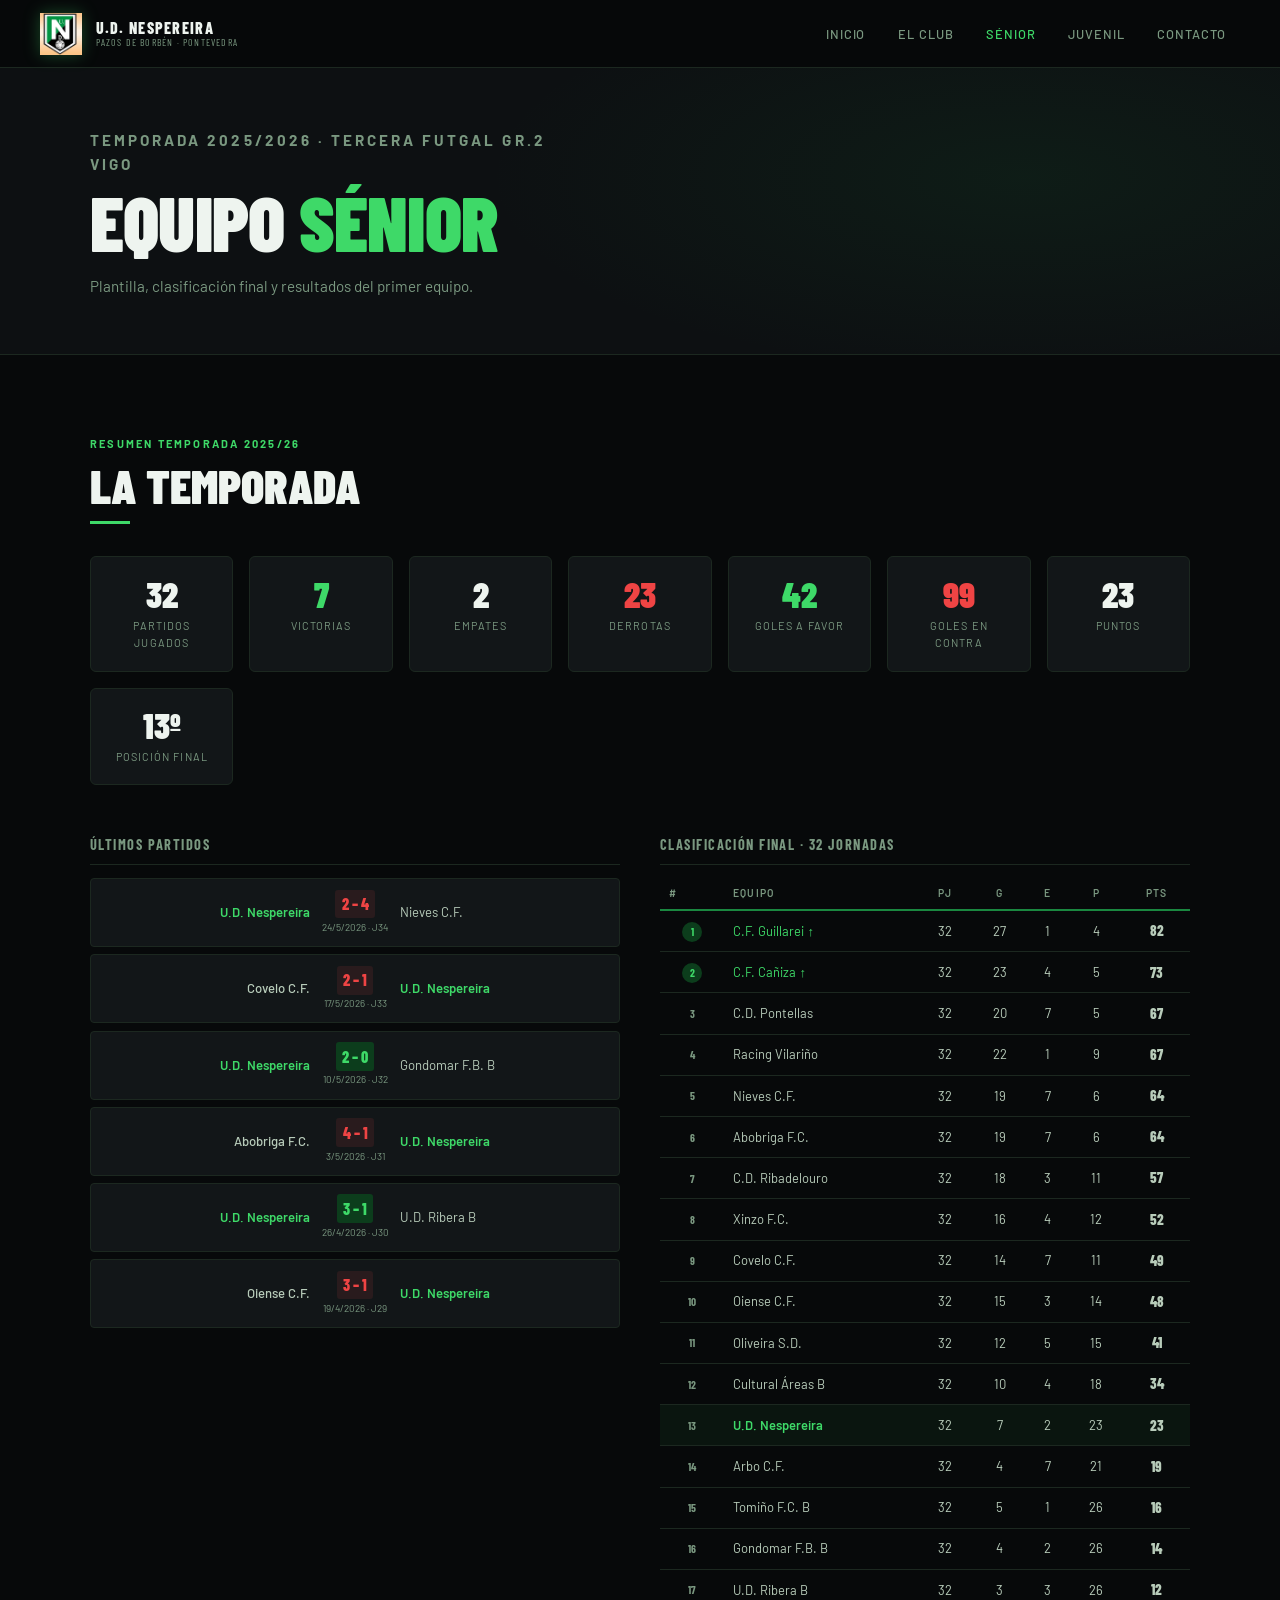
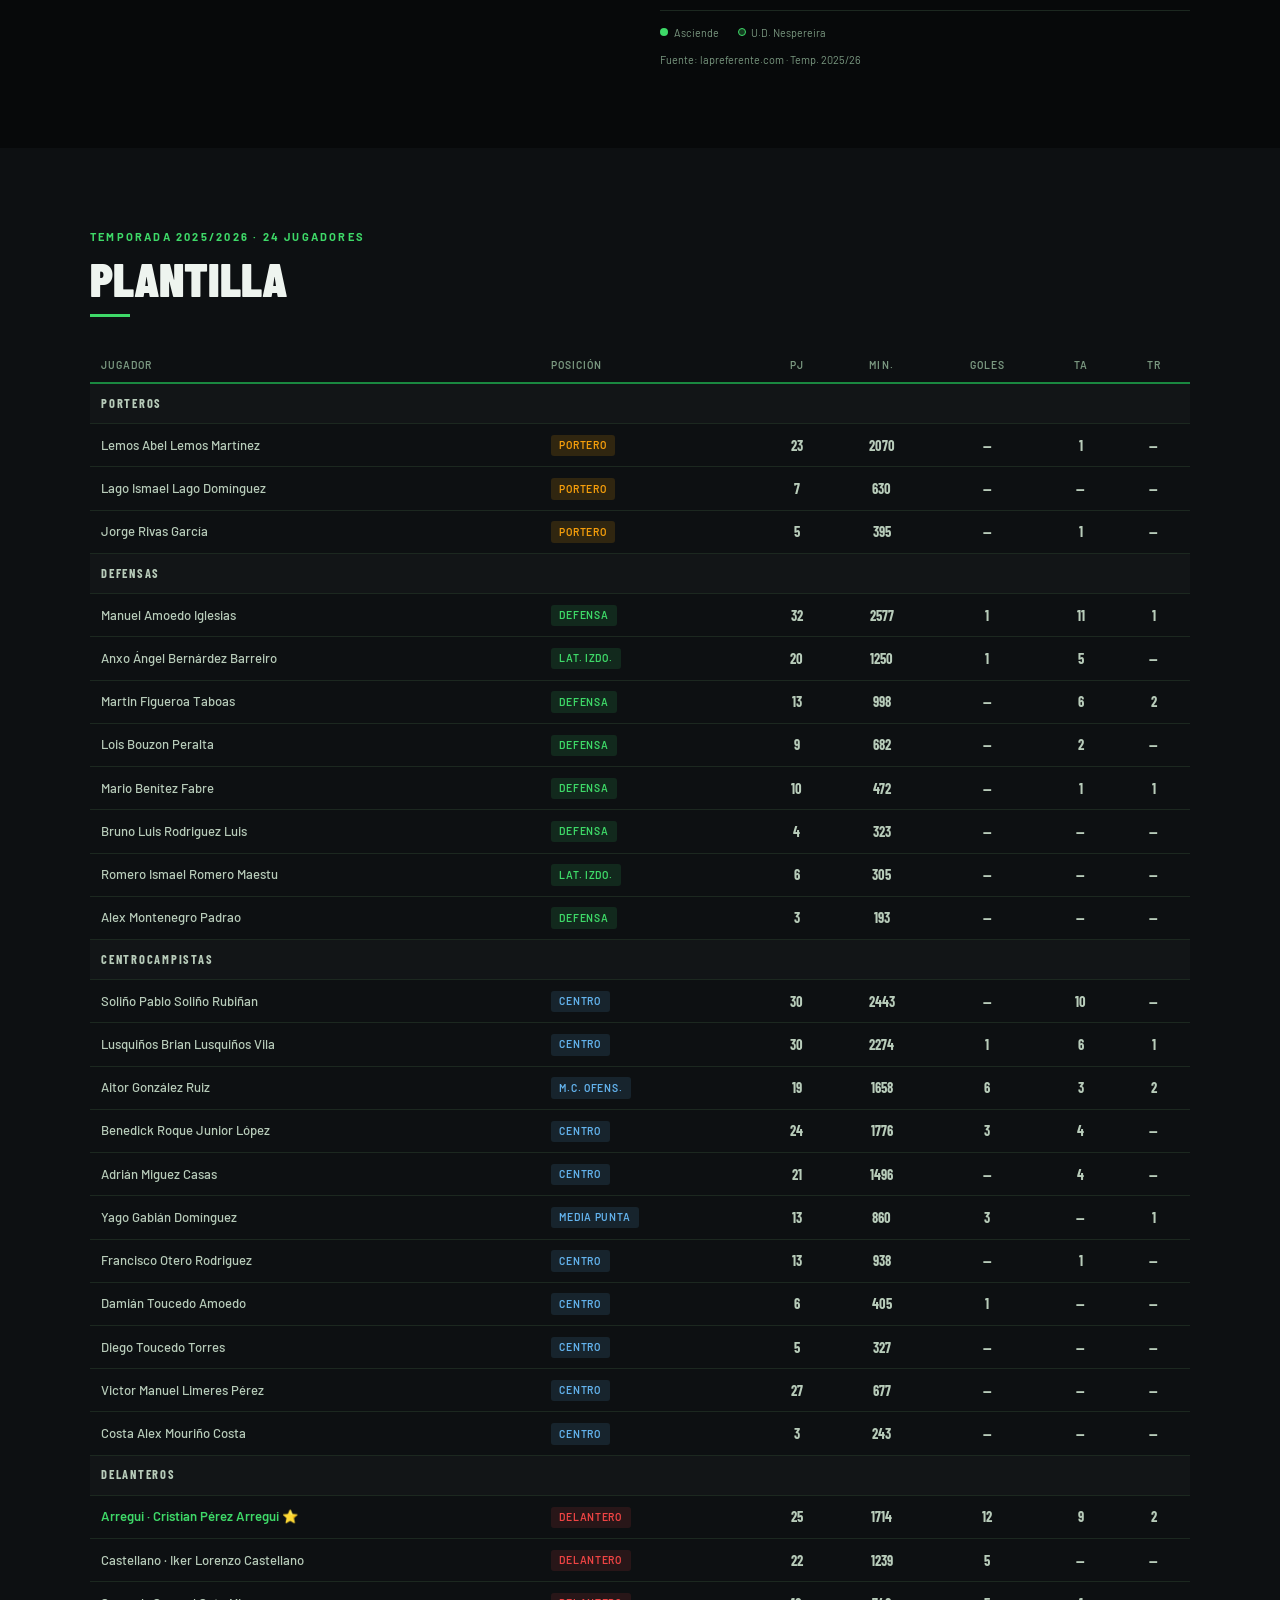
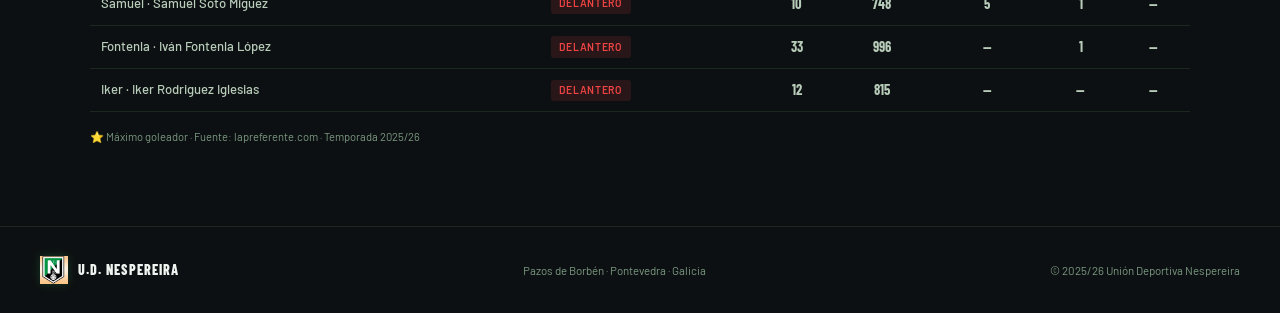
<file: senior.html>
<!DOCTYPE html>
<html lang="es">
<head>
<meta charset="UTF-8">
<meta name="viewport" content="width=device-width, initial-scale=1.0">
<title>Sénior – U.D. Nespereira</title>
<link rel="preconnect" href="https://fonts.googleapis.com">
<link href="https://fonts.googleapis.com/css2?family=Barlow+Condensed:wght@400;600;700;800;900&family=Barlow:wght@300;400;500&display=swap" rel="stylesheet">
<link rel="stylesheet" href="css/style.css">
<style>
  .season-summary {
    display: grid; grid-template-columns: repeat(auto-fit, minmax(140px,1fr)); gap: 1rem; margin-bottom: 3rem;
  }
  .summary-card {
    background: var(--card); border: 1px solid var(--border); border-radius: 6px;
    padding: 1.2rem; text-align: center;
  }
  .summary-num { font-family: 'Barlow Condensed', sans-serif; font-weight: 900; font-size: 2.2rem; line-height: 1; }
  .summary-num.green { color: var(--green); }
  .summary-num.red { color: var(--red); }
  .summary-num.white { color: var(--white); }
  .summary-label { font-size: .68rem; color: var(--muted); text-transform: uppercase; letter-spacing: .1em; margin-top: .3rem; }
  .two-col { display: grid; grid-template-columns: 1fr 1fr; gap: 2.5rem; align-items: start; }
  .block-title {
    font-family: 'Barlow Condensed', sans-serif; font-weight: 700; font-size: .9rem;
    text-transform: uppercase; color: var(--muted); letter-spacing: .1em;
    margin-bottom: .8rem; padding-bottom: .5rem; border-bottom: 1px solid var(--border);
  }
  @media(max-width:900px){ .two-col{grid-template-columns:1fr} }
</style>
</head>
<body>
<div id="nav-root"></div>

<main>
  <div class="page-header">
    <div class="page-header-inner">
      <p class="section-tag">Temporada 2025/2026 · Tercera Futgal Gr.2 Vigo</p>
      <h1>Equipo <span>Sénior</span></h1>
      <p>Plantilla, clasificación final y resultados del primer equipo.</p>
    </div>
  </div>

  <!-- RESUMEN TEMPORADA -->
  <section>
    <div class="section-inner">
      <p class="section-tag">Resumen temporada 2025/26</p>
      <h2 class="section-title">La Temporada</h2>
      <div class="section-divider"></div>
      <div class="season-summary">
        <div class="summary-card"><div class="summary-num white">32</div><div class="summary-label">Partidos jugados</div></div>
        <div class="summary-card"><div class="summary-num green">7</div><div class="summary-label">Victorias</div></div>
        <div class="summary-card"><div class="summary-num white">2</div><div class="summary-label">Empates</div></div>
        <div class="summary-card"><div class="summary-num red">23</div><div class="summary-label">Derrotas</div></div>
        <div class="summary-card"><div class="summary-num green">42</div><div class="summary-label">Goles a favor</div></div>
        <div class="summary-card"><div class="summary-num red">99</div><div class="summary-label">Goles en contra</div></div>
        <div class="summary-card"><div class="summary-num white">23</div><div class="summary-label">Puntos</div></div>
        <div class="summary-card"><div class="summary-num white">13º</div><div class="summary-label">Posición final</div></div>
      </div>

      <div class="two-col">
        <!-- RESULTADOS -->
        <div>
          <div class="block-title">Últimos Partidos</div>
          <div class="result-item loss">
            <div class="result-home nes">U.D. Nespereira</div>
            <div class="result-score-wrap"><div class="result-score">2 – 4</div><div class="result-date">24/5/2026 · J34</div></div>
            <div class="result-away">Nieves C.F.</div>
          </div>
          <div class="result-item loss">
            <div class="result-home">Covelo C.F.</div>
            <div class="result-score-wrap"><div class="result-score">2 – 1</div><div class="result-date">17/5/2026 · J33</div></div>
            <div class="result-away nes">U.D. Nespereira</div>
          </div>
          <div class="result-item win">
            <div class="result-home nes">U.D. Nespereira</div>
            <div class="result-score-wrap"><div class="result-score">2 – 0</div><div class="result-date">10/5/2026 · J32</div></div>
            <div class="result-away">Gondomar F.B. B</div>
          </div>
          <div class="result-item loss">
            <div class="result-home">Abobriga F.C.</div>
            <div class="result-score-wrap"><div class="result-score">4 – 1</div><div class="result-date">3/5/2026 · J31</div></div>
            <div class="result-away nes">U.D. Nespereira</div>
          </div>
          <div class="result-item win">
            <div class="result-home nes">U.D. Nespereira</div>
            <div class="result-score-wrap"><div class="result-score">3 – 1</div><div class="result-date">26/4/2026 · J30</div></div>
            <div class="result-away">U.D. Ribera B</div>
          </div>
          <div class="result-item loss">
            <div class="result-home">Oiense C.F.</div>
            <div class="result-score-wrap"><div class="result-score">3 – 1</div><div class="result-date">19/4/2026 · J29</div></div>
            <div class="result-away nes">U.D. Nespereira</div>
          </div>
        </div>

        <!-- CLASIFICACIÓN -->
        <div>
          <div class="block-title">Clasificación Final · 32 Jornadas</div>
          <table class="tabla-clas">
            <thead>
              <tr><th>#</th><th>Equipo</th><th>PJ</th><th>G</th><th>E</th><th>P</th><th>Pts</th></tr>
            </thead>
            <tbody>
              <tr class="ascenso-row"><td><span class="pos g">1</span></td><td class="tname asc">C.F. Guillarei ↑</td><td>32</td><td>27</td><td>1</td><td>4</td><td class="pts">82</td></tr>
              <tr class="ascenso-row"><td><span class="pos g">2</span></td><td class="tname asc">C.F. Cañiza ↑</td><td>32</td><td>23</td><td>4</td><td>5</td><td class="pts">73</td></tr>
              <tr><td><span class="pos n">3</span></td><td class="tname">C.D. Pontellas</td><td>32</td><td>20</td><td>7</td><td>5</td><td class="pts">67</td></tr>
              <tr><td><span class="pos n">4</span></td><td class="tname">Racing Vilariño</td><td>32</td><td>22</td><td>1</td><td>9</td><td class="pts">67</td></tr>
              <tr><td><span class="pos n">5</span></td><td class="tname">Nieves C.F.</td><td>32</td><td>19</td><td>7</td><td>6</td><td class="pts">64</td></tr>
              <tr><td><span class="pos n">6</span></td><td class="tname">Abobriga F.C.</td><td>32</td><td>19</td><td>7</td><td>6</td><td class="pts">64</td></tr>
              <tr><td><span class="pos n">7</span></td><td class="tname">C.D. Ribadelouro</td><td>32</td><td>18</td><td>3</td><td>11</td><td class="pts">57</td></tr>
              <tr><td><span class="pos n">8</span></td><td class="tname">Xinzo F.C.</td><td>32</td><td>16</td><td>4</td><td>12</td><td class="pts">52</td></tr>
              <tr><td><span class="pos n">9</span></td><td class="tname">Covelo C.F.</td><td>32</td><td>14</td><td>7</td><td>11</td><td class="pts">49</td></tr>
              <tr><td><span class="pos n">10</span></td><td class="tname">Oiense C.F.</td><td>32</td><td>15</td><td>3</td><td>14</td><td class="pts">48</td></tr>
              <tr><td><span class="pos n">11</span></td><td class="tname">Oliveira S.D.</td><td>32</td><td>12</td><td>5</td><td>15</td><td class="pts">41</td></tr>
              <tr><td><span class="pos n">12</span></td><td class="tname">Cultural Áreas B</td><td>32</td><td>10</td><td>4</td><td>18</td><td class="pts">34</td></tr>
              <tr class="highlight"><td><span class="pos n">13</span></td><td class="tname">U.D. Nespereira</td><td>32</td><td>7</td><td>2</td><td>23</td><td class="pts">23</td></tr>
              <tr><td><span class="pos n">14</span></td><td class="tname">Arbo C.F.</td><td>32</td><td>4</td><td>7</td><td>21</td><td class="pts">19</td></tr>
              <tr><td><span class="pos n">15</span></td><td class="tname">Tomiño F.C. B</td><td>32</td><td>5</td><td>1</td><td>26</td><td class="pts">16</td></tr>
              <tr><td><span class="pos n">16</span></td><td class="tname">Gondomar F.B. B</td><td>32</td><td>4</td><td>2</td><td>26</td><td class="pts">14</td></tr>
              <tr><td><span class="pos n">17</span></td><td class="tname">U.D. Ribera B</td><td>32</td><td>3</td><td>3</td><td>26</td><td class="pts">12</td></tr>
            </tbody>
          </table>
          <div class="legend">
            <div class="legend-item"><div class="legend-dot" style="background:var(--green)"></div>Asciende</div>
            <div class="legend-item"><div class="legend-dot" style="background:rgba(62,217,104,.25);border:1px solid var(--green)"></div>U.D. Nespereira</div>
          </div>
          <p style="font-size:.68rem;color:var(--muted);margin-top:.6rem">Fuente: lapreferente.com · Temp. 2025/26</p>
        </div>
      </div>
    </div>
  </section>

  <!-- PLANTILLA -->
  <section class="bg-surface">
    <div class="section-inner">
      <p class="section-tag">Temporada 2025/2026 · 24 jugadores</p>
      <h2 class="section-title">Plantilla</h2>
      <div class="section-divider"></div>

      <div style="overflow-x:auto">
        <table class="plantilla-table">
          <thead>
            <tr>
              <th>Jugador</th>
              <th>Posición</th>
              <th class="center">PJ</th>
              <th class="center">Min.</th>
              <th class="center">Goles</th>
              <th class="center">TA</th>
              <th class="center">TR</th>
            </tr>
          </thead>
          <tbody>
            <tr><td colspan="7" class="position-group-title">Porteros</td></tr>
            <tr><td class="player-name">Lemos Abel Lemos Martínez</td><td><span class="demarcacion-badge dem-por">Portero</span></td><td class="center stat-num">23</td><td class="center stat-num">2070</td><td class="center stat-num gol-count">—</td><td class="center stat-num ta-count">1</td><td class="center stat-num tr-count">—</td></tr>
            <tr><td class="player-name">Lago Ismael Lago Domínguez</td><td><span class="demarcacion-badge dem-por">Portero</span></td><td class="center stat-num">7</td><td class="center stat-num">630</td><td class="center stat-num gol-count">—</td><td class="center stat-num ta-count">—</td><td class="center stat-num tr-count">—</td></tr>
            <tr><td class="player-name">Jorge Rivas García</td><td><span class="demarcacion-badge dem-por">Portero</span></td><td class="center stat-num">5</td><td class="center stat-num">395</td><td class="center stat-num gol-count">—</td><td class="center stat-num ta-count">1</td><td class="center stat-num tr-count">—</td></tr>

            <tr><td colspan="7" class="position-group-title">Defensas</td></tr>
            <tr><td class="player-name">Manuel Amoedo Iglesias</td><td><span class="demarcacion-badge dem-def">Defensa</span></td><td class="center stat-num">32</td><td class="center stat-num">2577</td><td class="center stat-num gol-count">1</td><td class="center stat-num ta-count">11</td><td class="center stat-num tr-count">1</td></tr>
            <tr><td class="player-name">Anxo Ángel Bernárdez Barreiro</td><td><span class="demarcacion-badge dem-def">Lat. Izdo.</span></td><td class="center stat-num">20</td><td class="center stat-num">1250</td><td class="center stat-num gol-count">1</td><td class="center stat-num ta-count">5</td><td class="center stat-num tr-count">—</td></tr>
            <tr><td class="player-name">Martin Figueroa Taboas</td><td><span class="demarcacion-badge dem-def">Defensa</span></td><td class="center stat-num">13</td><td class="center stat-num">998</td><td class="center stat-num gol-count">—</td><td class="center stat-num ta-count">6</td><td class="center stat-num tr-count">2</td></tr>
            <tr><td class="player-name">Lois Bouzon Peralta</td><td><span class="demarcacion-badge dem-def">Defensa</span></td><td class="center stat-num">9</td><td class="center stat-num">682</td><td class="center stat-num gol-count">—</td><td class="center stat-num ta-count">2</td><td class="center stat-num tr-count">—</td></tr>
            <tr><td class="player-name">Mario Benítez Fabre</td><td><span class="demarcacion-badge dem-def">Defensa</span></td><td class="center stat-num">10</td><td class="center stat-num">472</td><td class="center stat-num gol-count">—</td><td class="center stat-num ta-count">1</td><td class="center stat-num tr-count">1</td></tr>
            <tr><td class="player-name">Bruno Luis Rodriguez Luis</td><td><span class="demarcacion-badge dem-def">Defensa</span></td><td class="center stat-num">4</td><td class="center stat-num">323</td><td class="center stat-num gol-count">—</td><td class="center stat-num ta-count">—</td><td class="center stat-num tr-count">—</td></tr>
            <tr><td class="player-name">Romero Ismael Romero Maestu</td><td><span class="demarcacion-badge dem-def">Lat. Izdo.</span></td><td class="center stat-num">6</td><td class="center stat-num">305</td><td class="center stat-num gol-count">—</td><td class="center stat-num ta-count">—</td><td class="center stat-num tr-count">—</td></tr>
            <tr><td class="player-name">Alex Montenegro Padrao</td><td><span class="demarcacion-badge dem-def">Defensa</span></td><td class="center stat-num">3</td><td class="center stat-num">193</td><td class="center stat-num gol-count">—</td><td class="center stat-num ta-count">—</td><td class="center stat-num tr-count">—</td></tr>

            <tr><td colspan="7" class="position-group-title">Centrocampistas</td></tr>
            <tr><td class="player-name">Soliño Pablo Soliño Rubiñan</td><td><span class="demarcacion-badge dem-med">Centro</span></td><td class="center stat-num">30</td><td class="center stat-num">2443</td><td class="center stat-num gol-count">—</td><td class="center stat-num ta-count">10</td><td class="center stat-num tr-count">—</td></tr>
            <tr><td class="player-name">Lusquiños Brian Lusquiños Vila</td><td><span class="demarcacion-badge dem-med">Centro</span></td><td class="center stat-num">30</td><td class="center stat-num">2274</td><td class="center stat-num gol-count">1</td><td class="center stat-num ta-count">6</td><td class="center stat-num tr-count">1</td></tr>
            <tr><td class="player-name">Aitor González Ruiz</td><td><span class="demarcacion-badge dem-med">M.C. Ofens.</span></td><td class="center stat-num">19</td><td class="center stat-num">1658</td><td class="center stat-num gol-count">6</td><td class="center stat-num ta-count">3</td><td class="center stat-num tr-count">2</td></tr>
            <tr><td class="player-name">Benedick Roque Junior López</td><td><span class="demarcacion-badge dem-med">Centro</span></td><td class="center stat-num">24</td><td class="center stat-num">1776</td><td class="center stat-num gol-count">3</td><td class="center stat-num ta-count">4</td><td class="center stat-num tr-count">—</td></tr>
            <tr><td class="player-name">Adrián Miguez Casas</td><td><span class="demarcacion-badge dem-med">Centro</span></td><td class="center stat-num">21</td><td class="center stat-num">1496</td><td class="center stat-num gol-count">—</td><td class="center stat-num ta-count">4</td><td class="center stat-num tr-count">—</td></tr>
            <tr><td class="player-name">Yago Gabián Domínguez</td><td><span class="demarcacion-badge dem-med">Media punta</span></td><td class="center stat-num">13</td><td class="center stat-num">860</td><td class="center stat-num gol-count">3</td><td class="center stat-num ta-count">—</td><td class="center stat-num tr-count">1</td></tr>
            <tr><td class="player-name">Francisco Otero Rodriguez</td><td><span class="demarcacion-badge dem-med">Centro</span></td><td class="center stat-num">13</td><td class="center stat-num">938</td><td class="center stat-num gol-count">—</td><td class="center stat-num ta-count">1</td><td class="center stat-num tr-count">—</td></tr>
            <tr><td class="player-name">Damián Toucedo Amoedo</td><td><span class="demarcacion-badge dem-med">Centro</span></td><td class="center stat-num">6</td><td class="center stat-num">405</td><td class="center stat-num gol-count">1</td><td class="center stat-num ta-count">—</td><td class="center stat-num tr-count">—</td></tr>
            <tr><td class="player-name">Diego Toucedo Torres</td><td><span class="demarcacion-badge dem-med">Centro</span></td><td class="center stat-num">5</td><td class="center stat-num">327</td><td class="center stat-num gol-count">—</td><td class="center stat-num ta-count">—</td><td class="center stat-num tr-count">—</td></tr>
            <tr><td class="player-name">Victor Manuel Limeres Pérez</td><td><span class="demarcacion-badge dem-med">Centro</span></td><td class="center stat-num">27</td><td class="center stat-num">677</td><td class="center stat-num gol-count">—</td><td class="center stat-num ta-count">—</td><td class="center stat-num tr-count">—</td></tr>
            <tr><td class="player-name">Costa Alex Mouriño Costa</td><td><span class="demarcacion-badge dem-med">Centro</span></td><td class="center stat-num">3</td><td class="center stat-num">243</td><td class="center stat-num gol-count">—</td><td class="center stat-num ta-count">—</td><td class="center stat-num tr-count">—</td></tr>

            <tr><td colspan="7" class="position-group-title">Delanteros</td></tr>
            <tr><td class="player-name" style="color:var(--green);font-weight:600">Arregui · Cristian Pérez Arregui ⭐</td><td><span class="demarcacion-badge dem-del">Delantero</span></td><td class="center stat-num">25</td><td class="center stat-num">1714</td><td class="center stat-num gol-count">12</td><td class="center stat-num ta-count">9</td><td class="center stat-num tr-count">2</td></tr>
            <tr><td class="player-name">Castellano · Iker Lorenzo Castellano</td><td><span class="demarcacion-badge dem-del">Delantero</span></td><td class="center stat-num">22</td><td class="center stat-num">1239</td><td class="center stat-num gol-count">5</td><td class="center stat-num ta-count">—</td><td class="center stat-num tr-count">—</td></tr>
            <tr><td class="player-name">Samuel · Samuel Soto Miguez</td><td><span class="demarcacion-badge dem-del">Delantero</span></td><td class="center stat-num">10</td><td class="center stat-num">748</td><td class="center stat-num gol-count">5</td><td class="center stat-num ta-count">1</td><td class="center stat-num tr-count">—</td></tr>
            <tr><td class="player-name">Fontenla · Iván Fontenla López</td><td><span class="demarcacion-badge dem-del">Delantero</span></td><td class="center stat-num">33</td><td class="center stat-num">996</td><td class="center stat-num gol-count">—</td><td class="center stat-num ta-count">1</td><td class="center stat-num tr-count">—</td></tr>
            <tr><td class="player-name">Iker · Iker Rodriguez Iglesias</td><td><span class="demarcacion-badge dem-del">Delantero</span></td><td class="center stat-num">12</td><td class="center stat-num">815</td><td class="center stat-num gol-count">—</td><td class="center stat-num ta-count">—</td><td class="center stat-num tr-count">—</td></tr>
          </tbody>
        </table>
      </div>
      <p style="font-size:.7rem;color:var(--muted);margin-top:1rem">⭐ Máximo goleador · Fuente: lapreferente.com · Temporada 2025/26</p>
    </div>
  </section>
</main>

<footer>
  <a href="index.html" class="footer-logo"><img src="assets/logo.jpg" alt=""><span>U.D. Nespereira</span></a>
  <p>Pazos de Borbén · Pontevedra · Galicia</p>
  <p>© 2025/26 Unión Deportiva Nespereira</p>
</footer>

<script src="js/nav.js"></script>
</body>
</html>
</file>
<file: css/style.css>
:root {
  --bg:        #07090a;
  --surface:   #0d1012;
  --card:      #121618;
  --border:    #1c2820;
  --green:     #3ed968;
  --green-mid: #1a8840;
  --green-dim: #0c3d1c;
  --white:     #eef4ef;
  --muted:     #7a9880;
  --text:      #b8ccba;
  --red:       #ef4444;
  --amber:     #f59e0b;
}

*, *::before, *::after { box-sizing: border-box; margin: 0; padding: 0; }
html { scroll-behavior: smooth; }
body {
  background: var(--bg);
  color: var(--text);
  font-family: 'Barlow', sans-serif;
  font-weight: 400;
  line-height: 1.6;
  overflow-x: hidden;
  min-height: 100vh;
  display: flex;
  flex-direction: column;
}
main { flex: 1; }
a { color: inherit; }

/* ── NAV ── */
nav {
  position: fixed; top: 0; left: 0; right: 0; z-index: 100;
  display: flex; align-items: center; justify-content: space-between;
  padding: 0 2.5rem; height: 68px;
  background: rgba(7,9,10,.96);
  backdrop-filter: blur(14px);
  border-bottom: 1px solid var(--border);
}
.nav-logo { display: flex; align-items: center; gap: .85rem; text-decoration: none; }
.nav-logo img { width: 42px; height: 42px; object-fit: contain; filter: drop-shadow(0 0 8px rgba(62,217,104,.3)); }
.nav-name { font-family: 'Barlow Condensed', sans-serif; font-weight: 800; font-size: 1rem; color: var(--white); letter-spacing: .08em; text-transform: uppercase; line-height: 1.2; }
.nav-name span { display: block; font-size: .62rem; color: var(--muted); letter-spacing: .12em; font-weight: 400; }
.nav-links { display: flex; gap: .25rem; list-style: none; }
.nav-links a {
  color: var(--muted); text-decoration: none; font-size: .8rem; font-weight: 500;
  letter-spacing: .07em; text-transform: uppercase; padding: .4rem .9rem; border-radius: 4px;
  transition: color .2s, background .2s;
}
.nav-links a:hover { color: var(--white); background: rgba(255,255,255,.04); }
.nav-links a.active { color: var(--green); }
.nav-burger { display: none; flex-direction: column; gap: 5px; cursor: pointer; padding: .5rem; }
.nav-burger span { display: block; width: 22px; height: 2px; background: var(--muted); transition: all .3s; }
.mobile-menu {
  display: none; position: fixed; top: 68px; left: 0; right: 0; z-index: 99;
  background: rgba(7,9,10,.98); backdrop-filter: blur(14px);
  border-bottom: 1px solid var(--border); padding: 1rem 1.5rem 1.5rem;
  flex-direction: column; gap: .25rem;
}
.mobile-menu.open { display: flex; }
.mobile-menu a {
  color: var(--muted); text-decoration: none; font-size: .9rem; font-weight: 500;
  letter-spacing: .07em; text-transform: uppercase; padding: .7rem .5rem;
  border-bottom: 1px solid var(--border); transition: color .2s;
}
.mobile-menu a:hover, .mobile-menu a.active { color: var(--green); }
.mobile-menu a:last-child { border-bottom: none; }

/* ── PAGE HEADER (for interior pages) ── */
.page-header {
  padding: 7rem 2.5rem 3.5rem;
  background: var(--surface);
  border-bottom: 1px solid var(--border);
  position: relative; overflow: hidden;
}
.page-header::before {
  content: ''; position: absolute; inset: 0;
  background: radial-gradient(ellipse 60% 80% at 80% 50%, rgba(26,136,64,.1) 0%, transparent 70%);
}
.page-header-inner { max-width: 1100px; margin: 0 auto; position: relative; }
.page-header .section-tag { margin-bottom: .5rem; }
.page-header h1 {
  font-family: 'Barlow Condensed', sans-serif; font-weight: 900;
  font-size: clamp(2.5rem, 6vw, 5rem); text-transform: uppercase;
  color: var(--white); line-height: .95; letter-spacing: -.01em;
}
.page-header h1 span { color: var(--green); }
.page-header p { margin-top: 1rem; color: var(--muted); max-width: 500px; font-size: .95rem; }

/* ── SECTION COMMONS ── */
section { padding: 5rem 2.5rem; }
.section-inner { max-width: 1100px; margin: 0 auto; }
.section-tag { font-size: .69rem; font-weight: 700; letter-spacing: .2em; text-transform: uppercase; color: var(--green); margin-bottom: .5rem; }
.section-title { font-family: 'Barlow Condensed', sans-serif; font-weight: 900; font-size: clamp(1.8rem, 4vw, 3rem); text-transform: uppercase; color: var(--white); line-height: 1; margin-bottom: .8rem; }
.section-divider { width: 40px; height: 3px; background: var(--green); margin-bottom: 2rem; }

/* ── CARDS ── */
.info-card {
  background: var(--card); border: 1px solid var(--border); border-radius: 6px;
  padding: 1.4rem; position: relative; overflow: hidden; transition: border-color .2s;
}
.info-card::after {
  content: ''; position: absolute; bottom: 0; left: 0; right: 0; height: 2px;
  background: var(--green); transform: scaleX(0); transform-origin: left; transition: transform .3s;
}
.info-card:hover::after { transform: scaleX(1); }
.info-card:hover { border-color: var(--green-mid); }
.info-card-icon { font-size: 1.3rem; margin-bottom: .45rem; }
.info-card-label { font-size: .67rem; text-transform: uppercase; letter-spacing: .12em; color: var(--muted); margin-bottom: .2rem; }
.info-card-value { font-family: 'Barlow Condensed', sans-serif; font-weight: 700; font-size: 1rem; color: var(--white); }

/* ── BUTTONS ── */
.btn-primary {
  background: var(--green); color: #071209; padding: .75rem 1.8rem;
  font-family: 'Barlow Condensed', sans-serif; font-size: .95rem; font-weight: 700;
  letter-spacing: .1em; text-transform: uppercase; border: none; border-radius: 3px;
  cursor: pointer; text-decoration: none; display: inline-block; transition: transform .15s, background .2s;
}
.btn-primary:hover { background: #6af09a; transform: translateY(-2px); }
.btn-outline {
  background: transparent; color: var(--white); padding: .75rem 1.8rem;
  font-family: 'Barlow Condensed', sans-serif; font-size: .95rem; font-weight: 700;
  letter-spacing: .1em; text-transform: uppercase; border: 1px solid var(--border);
  border-radius: 3px; cursor: pointer; text-decoration: none; display: inline-block; transition: border-color .2s, color .2s;
}
.btn-outline:hover { border-color: var(--green); color: var(--green); }

/* ── RESULTS ── */
.result-item {
  display: grid; grid-template-columns: 1fr 70px 1fr;
  align-items: center; gap: .6rem;
  padding: .65rem .9rem; border-radius: 4px;
  border: 1px solid var(--border); margin-bottom: .45rem;
  background: var(--card); transition: border-color .2s;
}
.result-item:hover { border-color: var(--green-mid); }
.result-home { text-align: right; font-size: .82rem; color: var(--text); font-weight: 500; }
.result-away { text-align: left; font-size: .82rem; color: var(--text); }
.result-home.nes, .result-away.nes { color: var(--green); font-weight: 600; }
.result-score-wrap { text-align: center; }
.result-score {
  font-family: 'Barlow Condensed', sans-serif; font-weight: 800; font-size: 1rem;
  color: var(--green); background: var(--green-dim); border-radius: 3px; padding: .1rem .4rem; display: inline-block;
}
.result-date { font-size: .62rem; color: var(--muted); margin-top: .1rem; }
.result-item.win .result-score { color: var(--green); }
.result-item.draw .result-score { color: var(--amber); background: rgba(245,158,11,.1); }
.result-item.loss .result-score { color: var(--red); background: rgba(239,68,68,.1); }

/* ── TABLA CLASIFICACIÓN ── */
.tabla-clas { width: 100%; border-collapse: collapse; font-size: .81rem; }
.tabla-clas thead tr { border-bottom: 2px solid var(--green-mid); }
.tabla-clas th {
  padding: .45rem .55rem; text-align: center;
  font-size: .65rem; letter-spacing: .1em; text-transform: uppercase;
  color: var(--muted); font-weight: 600;
}
.tabla-clas th:first-child, .tabla-clas th:nth-child(2) { text-align: left; }
.tabla-clas td { padding: .52rem .55rem; text-align: center; color: var(--text); border-bottom: 1px solid var(--border); }
.tabla-clas td:nth-child(2) { text-align: left; }
.tabla-clas tr:hover td { background: rgba(255,255,255,.02); }
.tabla-clas tr.highlight td { background: rgba(62,217,104,.06); }
.tabla-clas tr.highlight .tname { color: var(--green); font-weight: 600; }
.tabla-clas tr.ascenso-row .tname { color: var(--green); }
.pos { display: inline-flex; align-items: center; justify-content: center; width: 20px; height: 20px; border-radius: 50%; font-size: .7rem; font-weight: 700; font-family: 'Barlow Condensed', sans-serif; }
.pos.g { background: var(--green-dim); color: var(--green); }
.pos.n { color: var(--muted); }
.pts { font-family: 'Barlow Condensed', sans-serif; font-weight: 800; font-size: .92rem; color: var(--white); }
.asc { color: var(--green) !important; }
.desc { color: var(--red) !important; }

/* ── PLANTILLA TABLE ── */
.plantilla-table { width: 100%; border-collapse: collapse; font-size: .82rem; }
.plantilla-table thead tr { border-bottom: 2px solid var(--green-mid); }
.plantilla-table th {
  padding: .5rem .7rem; font-size: .65rem; letter-spacing: .1em; text-transform: uppercase;
  color: var(--muted); font-weight: 600; text-align: left;
}
.plantilla-table th.center { text-align: center; }
.plantilla-table td { padding: .6rem .7rem; border-bottom: 1px solid var(--border); color: var(--text); vertical-align: middle; }
.plantilla-table td.center { text-align: center; }
.plantilla-table tr:hover td { background: rgba(255,255,255,.02); }
.player-name { color: var(--white); font-weight: 500; }
.demarcacion-badge {
  display: inline-block; padding: .15rem .55rem; border-radius: 3px;
  font-size: .65rem; font-weight: 600; letter-spacing: .07em; text-transform: uppercase;
}
.dem-por { background: rgba(245,158,11,.15); color: var(--amber); }
.dem-def { background: rgba(62,217,104,.12); color: var(--green); }
.dem-med { background: rgba(99,179,237,.12); color: #63b3ed; }
.dem-del { background: rgba(239,68,68,.12); color: var(--red); }
.stat-num { font-family: 'Barlow Condensed', sans-serif; font-weight: 700; font-size: .9rem; }
.gol-count { color: var(--green); }
.ta-count { color: var(--amber); }
.tr-count { color: var(--red); }

/* ── POSITION GROUPS ── */
.position-group-title {
  font-family: 'Barlow Condensed', sans-serif; font-weight: 700;
  font-size: .78rem; text-transform: uppercase; letter-spacing: .14em;
  color: var(--muted); padding: .7rem .7rem .3rem;
  background: rgba(255,255,255,.02);
}

/* ── FOOTER ── */
footer {
  background: var(--surface); border-top: 1px solid var(--border);
  padding: 1.8rem 2.5rem;
  display: flex; justify-content: space-between; align-items: center;
  gap: 1rem; flex-wrap: wrap;
}
.footer-logo { display: flex; align-items: center; gap: .6rem; text-decoration: none; }
.footer-logo img { width: 28px; filter: drop-shadow(0 0 4px rgba(62,217,104,.2)); }
.footer-logo span { font-family: 'Barlow Condensed', sans-serif; font-weight: 800; font-size: .88rem; color: var(--white); letter-spacing: .08em; text-transform: uppercase; }
footer p { font-size: .72rem; color: var(--muted); }

/* ── SURFACE ALT ── */
.bg-surface { background: var(--surface); }

/* ── LEGEND ── */
.legend { display: flex; gap: 1.2rem; margin-top: .8rem; flex-wrap: wrap; }
.legend-item { display: flex; align-items: center; gap: .35rem; font-size: .67rem; color: var(--muted); }
.legend-dot { width: 8px; height: 8px; border-radius: 50%; }

/* ── GRID HELPERS ── */
.grid-2 { display: grid; grid-template-columns: 1fr 1fr; gap: 2rem; }
.grid-3 { display: grid; grid-template-columns: repeat(3, 1fr); gap: 1rem; }
.grid-cards { display: grid; grid-template-columns: repeat(auto-fit, minmax(200px, 1fr)); gap: 1rem; }
.gap-sm { gap: 1rem; }

/* ── SOCIAL LINK ── */
.social-link {
  display: flex; align-items: center; gap: 1rem; padding: .9rem 1.1rem;
  border-radius: 6px; border: 1px solid var(--border); text-decoration: none;
  color: var(--text); transition: all .2s; margin-bottom: .6rem;
}
.social-link:hover { border-color: var(--green); color: var(--white); background: rgba(62,217,104,.04); }
.social-icon { width: 40px; height: 40px; border-radius: 8px; display: flex; align-items: center; justify-content: center; font-size: 1.2rem; flex-shrink: 0; }
.si-ig { background: linear-gradient(135deg,#833ab4,#fd1d1d,#fcb045); }
.si-lp { background: #0c3d1c; border: 1px solid var(--green-mid); }
.si-gh { background: #1f2937; }
.social-name { font-weight: 600; font-size: .92rem; color: var(--white); }
.social-handle { font-size: .73rem; color: var(--muted); }

/* ── MAP PLACEHOLDER ── */
.map-placeholder {
  background: var(--card); border: 1px solid var(--border); border-radius: 8px;
  height: 260px; display: flex; flex-direction: column; align-items: center; justify-content: center;
  gap: .75rem; color: var(--muted); font-size: .9rem; text-decoration: none;
  transition: border-color .2s;
}
.map-placeholder:hover { border-color: var(--green-mid); }
.map-placeholder .map-icon { font-size: 2.5rem; }
.map-placeholder strong { color: var(--white); font-size: 1rem; }

/* ── RESPONSIVE ── */
@media (max-width: 900px) {
  nav { padding: 0 1.2rem; }
  .nav-links { display: none; }
  .nav-burger { display: flex; }
  section { padding: 3.5rem 1.2rem; }
  .page-header { padding: 6rem 1.2rem 2.5rem; }
  .grid-2, .grid-3 { grid-template-columns: 1fr; }
  footer { flex-direction: column; text-align: center; }
}
@media (max-width: 600px) {
  .result-item { grid-template-columns: 1fr 60px 1fr; gap: .4rem; }
  .result-home, .result-away { font-size: .75rem; }
  .tabla-clas th:nth-child(n+5), .tabla-clas td:nth-child(n+5) { display: none; }
}
</file>
